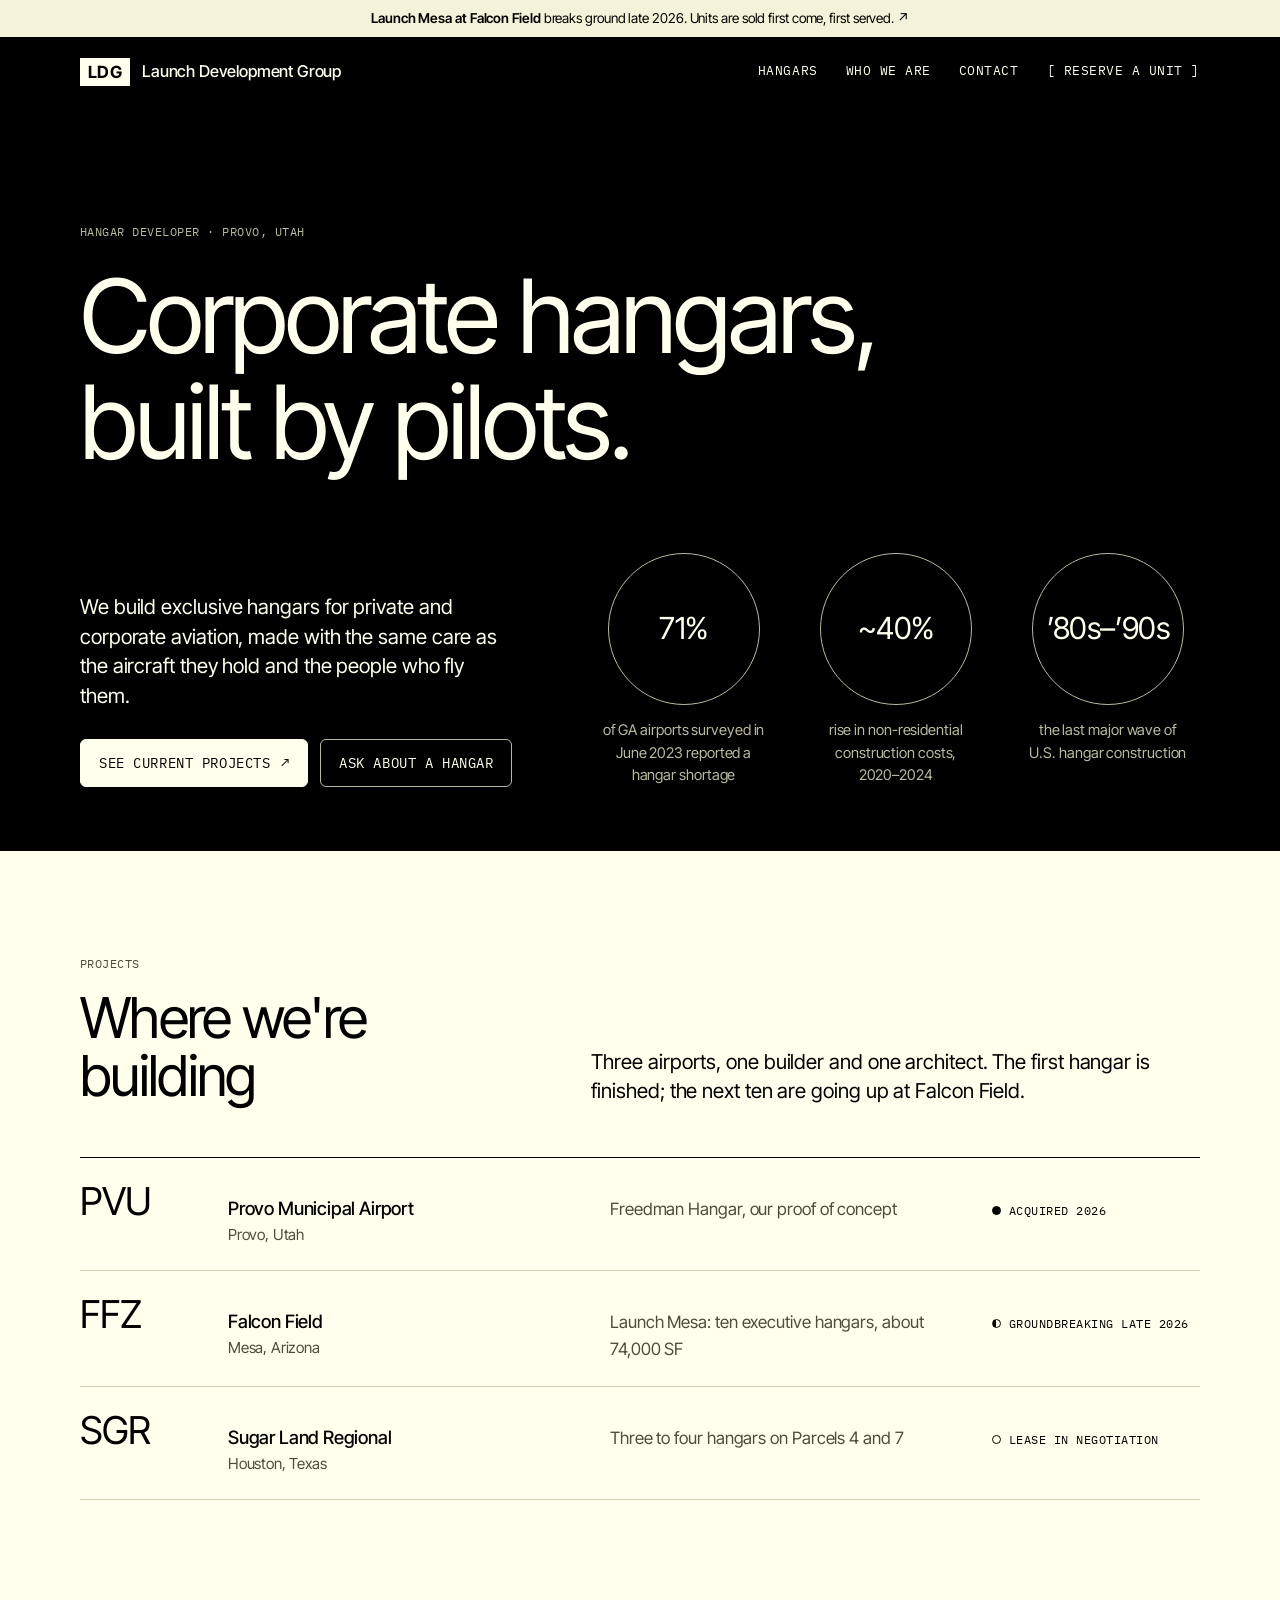
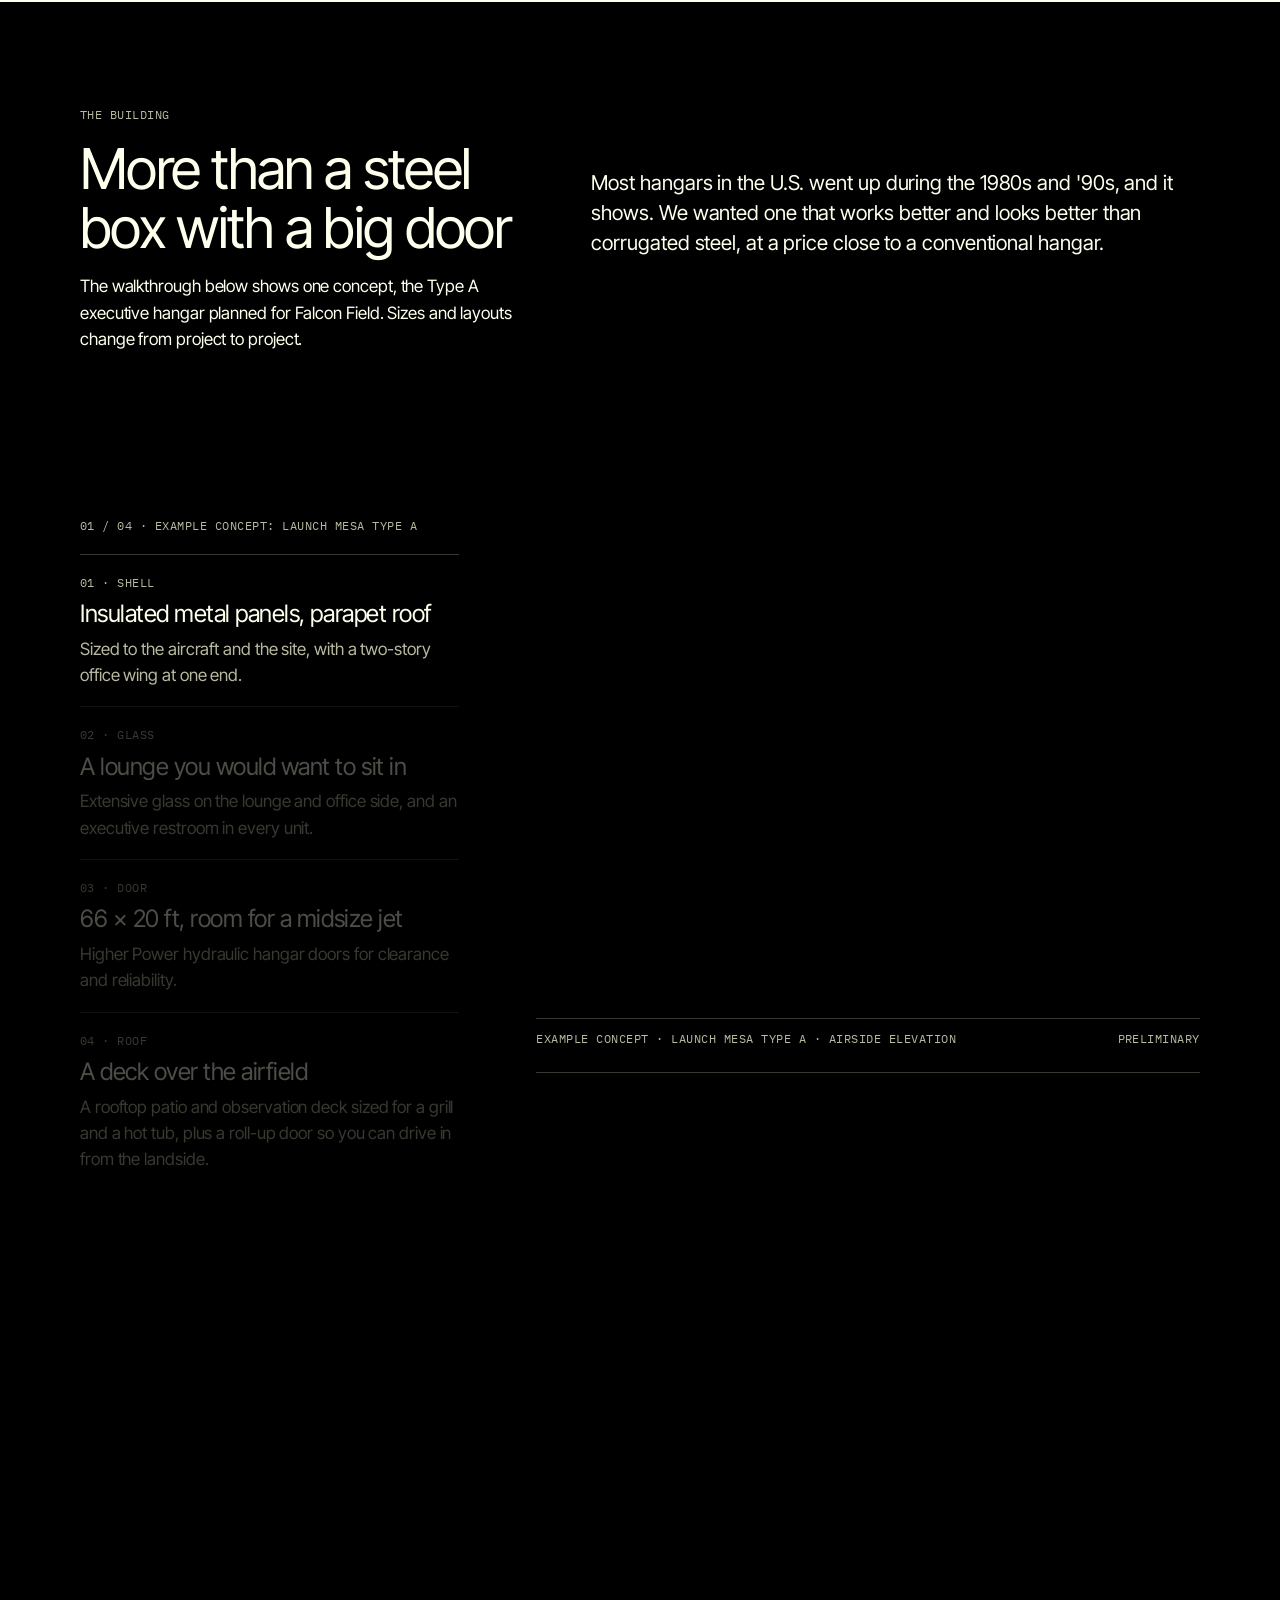
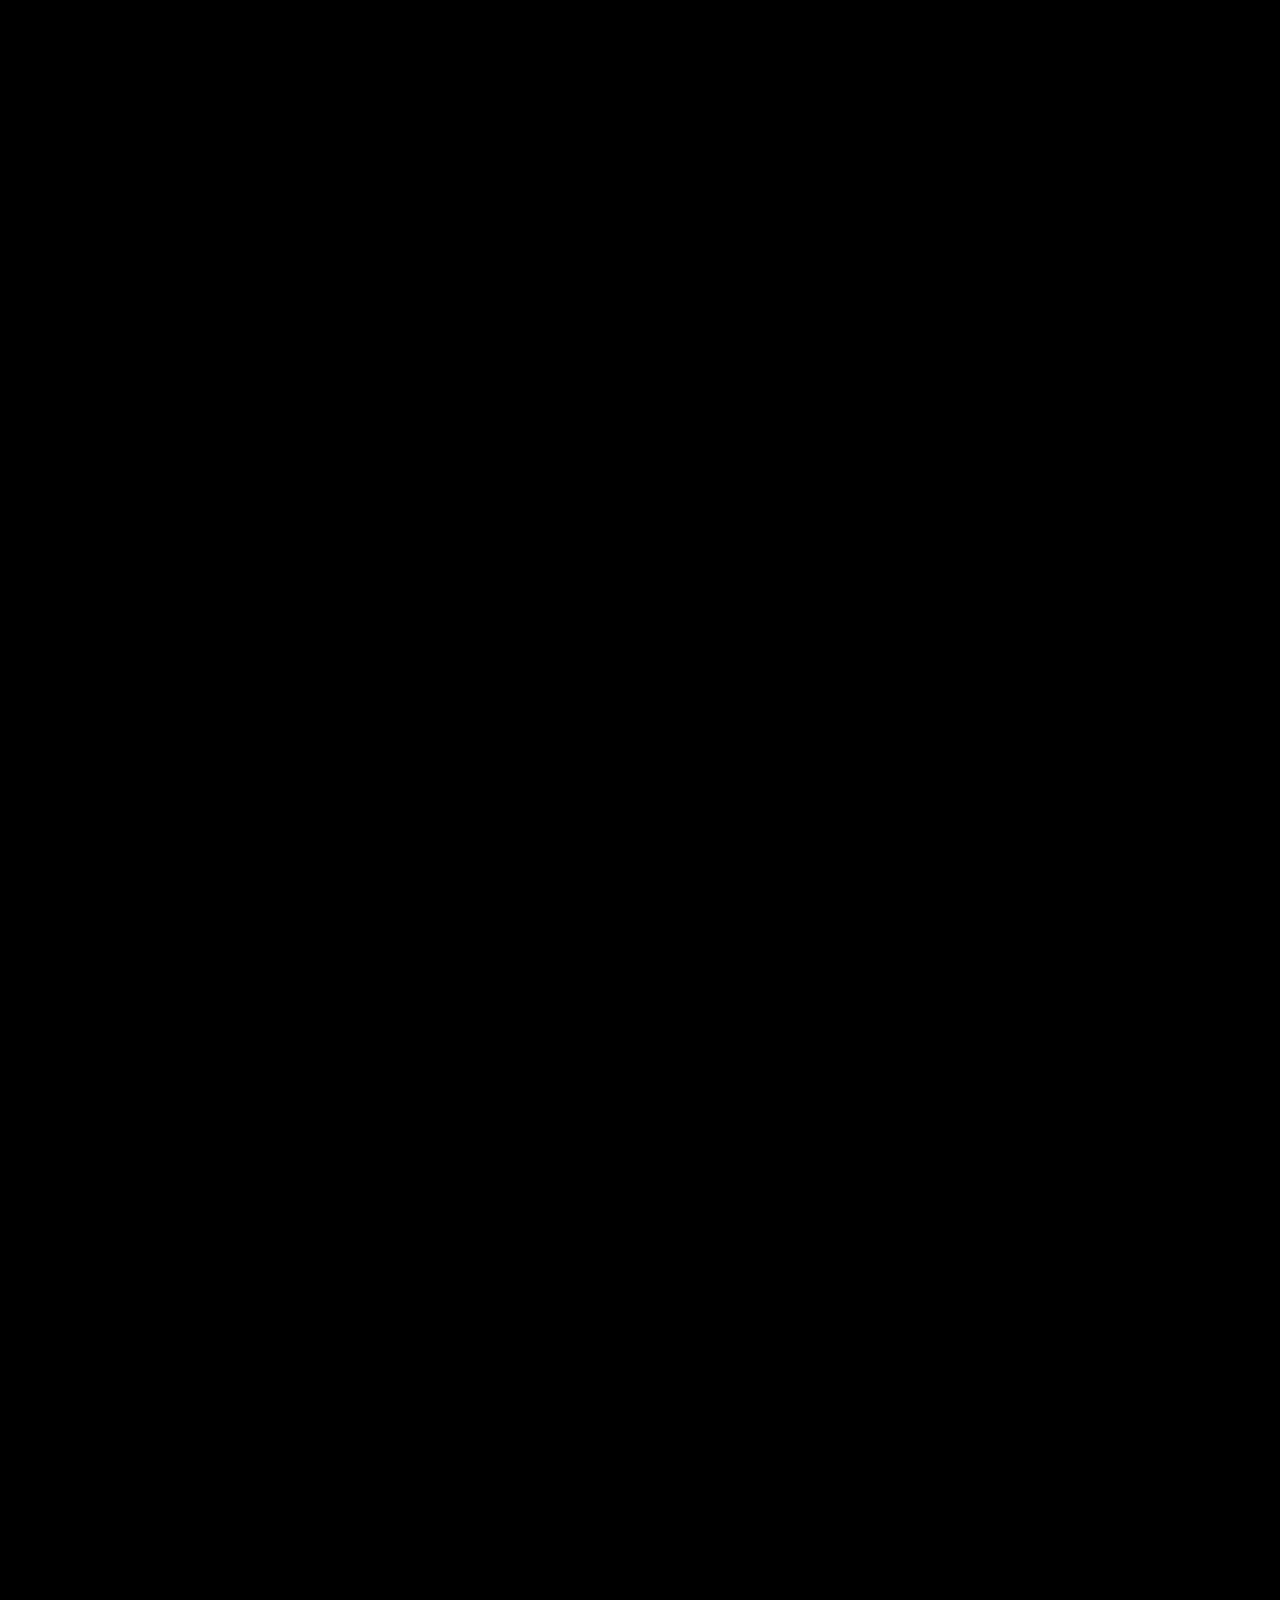
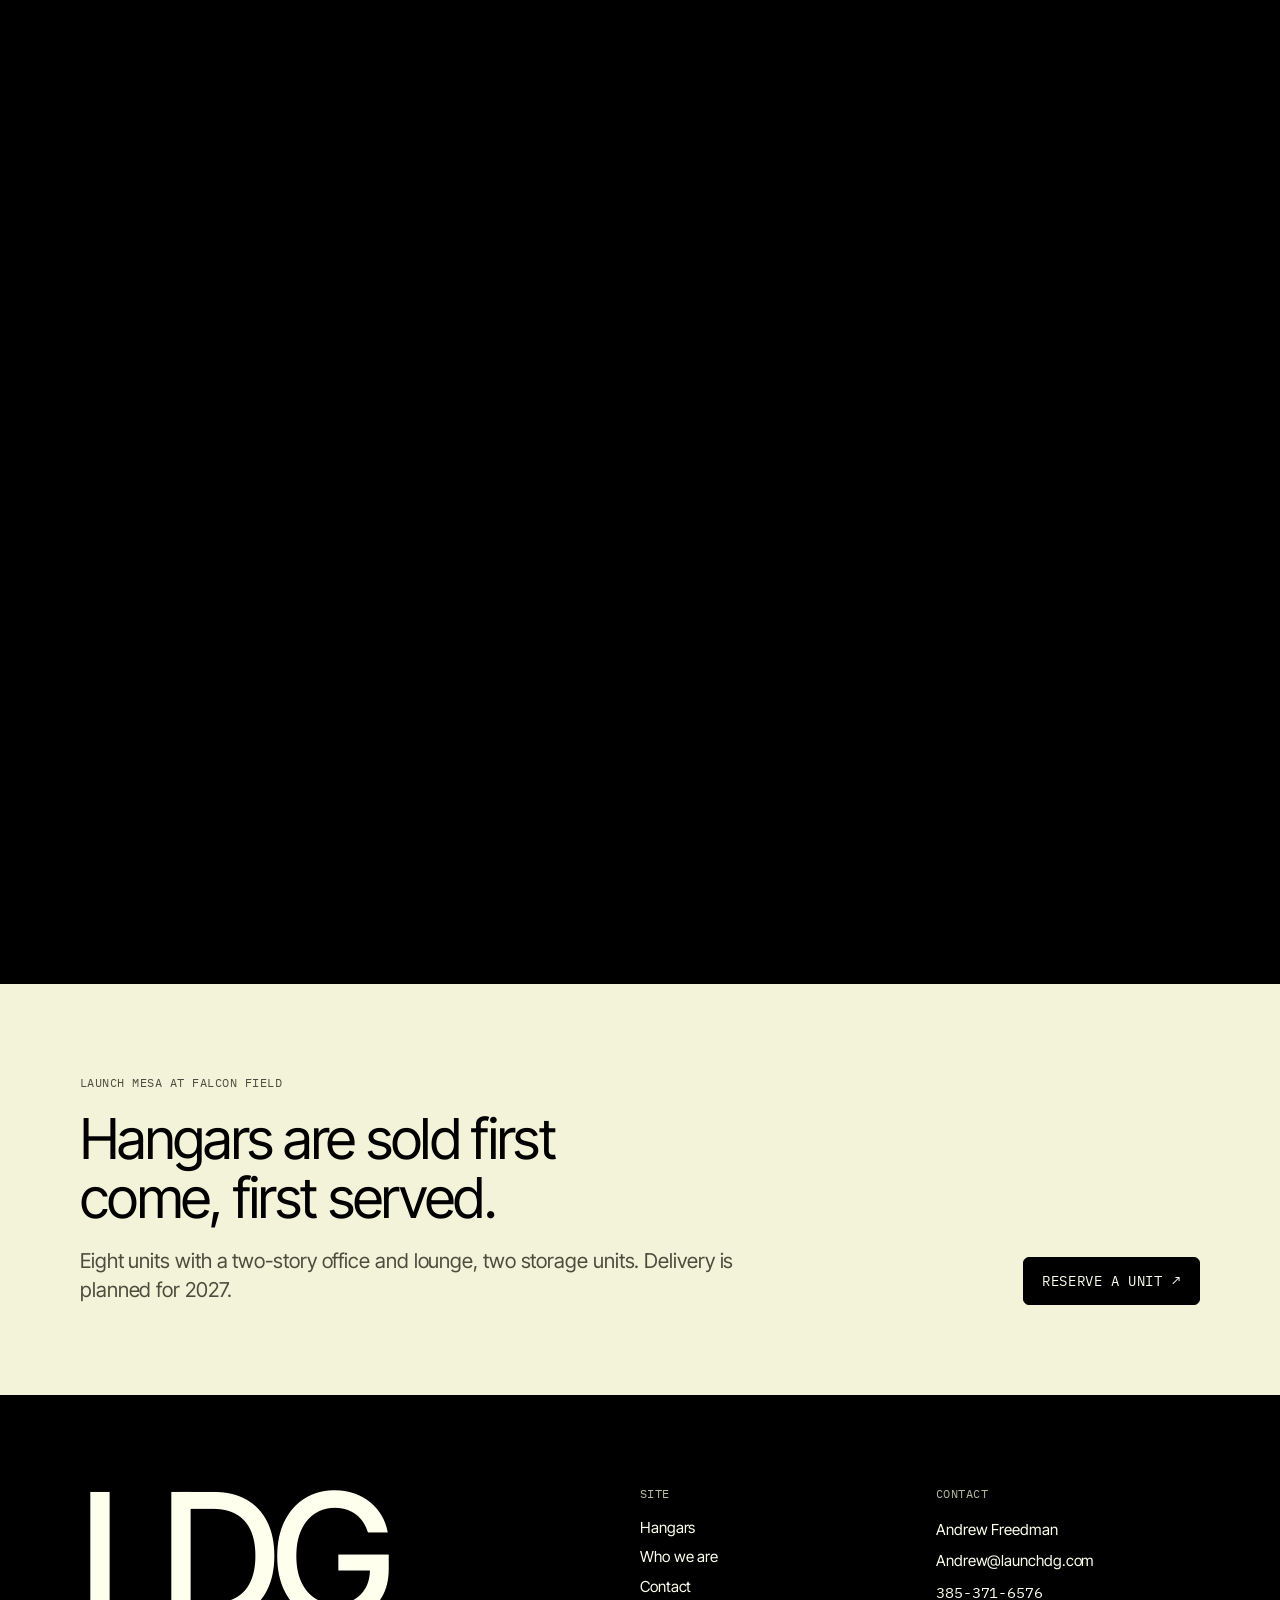
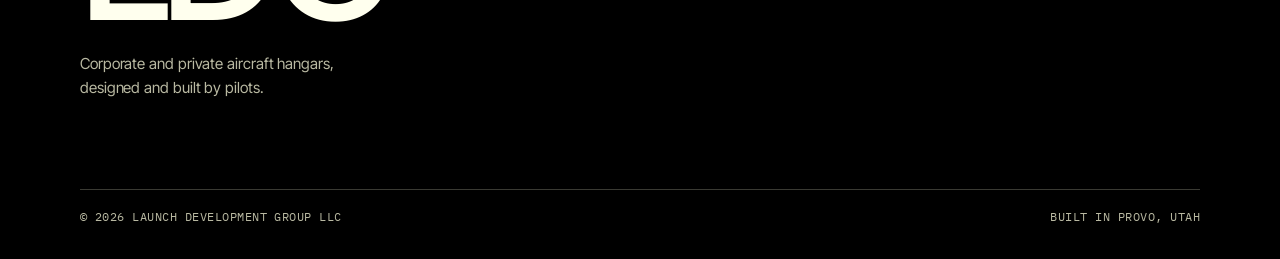
<file: index.html>
<!doctype html>
<html lang="en">
<head>
<meta charset="utf-8">
<meta name="viewport" content="width=device-width, initial-scale=1, viewport-fit=cover">
<title>Launch Development Group</title>
<meta name="description" content="Launch Development Group designs and builds private and executive aircraft hangars. A family company based in Provo, Utah.">
<link rel="preconnect" href="https://fonts.googleapis.com">
<link rel="preconnect" href="https://fonts.gstatic.com" crossorigin>
<link rel="stylesheet" href="https://fonts.googleapis.com/css2?family=IBM+Plex+Mono:wght@400;500&family=Inter+Tight:wght@400;500;600;700&display=swap">
<link rel="stylesheet" href="assets/site.css">
</head>
<body>

<div class="notice">
  <a href="hangars.html#mesa"><strong>Launch Mesa at Falcon Field</strong> breaks ground late 2026. Units are sold first come, first served. <span aria-hidden="true">↗</span></a>
</div>

<header class="site-header">
  <div class="wrap">
    <a class="brand" href="index.html" aria-label="Launch Development Group, home">
      <span class="brand-mark">LDG</span>
      <span class="brand-name">Launch Development Group</span>
    </a>
    <nav class="site-nav" aria-label="Main">
      <a href="hangars.html">Hangars</a>
      <a href="who-we-are.html">Who we are</a>
      <a href="contact.html">Contact</a>
      <a class="nav-cta" href="contact.html">Reserve a unit</a>
    </nav>
  </div>
</header>

<main>
  <section class="hero">
    <div class="wrap">
      <div class="hero-title">
        <span class="label">Hangar developer · Provo, Utah</span>
        <h1>Corporate hangars, built by pilots.</h1>
      </div>
      <div class="hero-row">
      <div class="hero-copy">
        <p class="lede">We build exclusive hangars for private and corporate aviation, made with the same care as the aircraft they hold and the people who fly them.</p>
        <div class="actions">
          <a class="btn" href="hangars.html">See current projects <span class="arrow" aria-hidden="true">↗</span></a>
          <a class="btn ghost" href="contact.html">Ask about a hangar</a>
        </div>
      </div>

      <div class="rings">
        <p class="ring"><strong>71%</strong><span>of GA airports surveyed in June 2023 reported a hangar shortage</span></p>
        <p class="ring"><strong>~40%</strong><span>rise in non-residential construction costs, 2020–2024</span></p>
        <p class="ring"><strong>’80s–’90s</strong><span>the last major wave of U.S. hangar construction</span></p>
      </div>
      </div>
    </div>
  </section>

  <section class="section">
    <div class="wrap">
      <div class="section-head">
        <span class="label">Projects</span>
        <h2>Where we're building</h2>
        <p class="lede">Three airports, one builder and one architect. The first hangar is finished; the next ten are going up at Falcon Field.</p>
      </div>
      <div class="board">
        <a class="board-row" href="hangars.html#provo">
          <span class="board-code">PVU</span>
          <span class="board-place">Provo Municipal Airport<span>Provo, Utah</span></span>
          <span class="board-scope">Freedman Hangar, our proof of concept</span>
          <span class="status done">Acquired 2026</span>
        </a>
        <a class="board-row" href="hangars.html#mesa">
          <span class="board-code">FFZ</span>
          <span class="board-place">Falcon Field<span>Mesa, Arizona</span></span>
          <span class="board-scope">Launch Mesa: ten executive hangars, about 74,000 SF</span>
          <span class="status active">Groundbreaking late 2026</span>
        </a>
        <a class="board-row" href="hangars.html#sugar-land">
          <span class="board-code">SGR</span>
          <span class="board-place">Sugar Land Regional<span>Houston, Texas</span></span>
          <span class="board-scope">Three to four hangars on Parcels 4 and 7</span>
          <span class="status">Lease in negotiation</span>
        </a>
      </div>
    </div>
  </section>

  <section class="scrolly" id="building" aria-labelledby="building-h">
    <div class="wrap scrolly-intro">
      <div class="section-head">
        <span class="label">The building</span>
        <h2 id="building-h">More than a steel box with a big door</h2>
        <p class="lede">Most hangars in the U.S. went up during the 1980s and '90s, and it shows. We wanted one that works better and looks better than corrugated steel, at a price close to a conventional hangar.</p>
        <p>The walkthrough below shows one concept, the Type A executive hangar planned for Falcon Field. Sizes and layouts change from project to project.</p>
      </div>
    </div>
    <div class="scrolly-track">
      <div class="scrolly-stage">
        <div class="wrap scrolly-grid">
          <div class="scrolly-steps">
            <div class="scrolly-count label"><span class="scrolly-now">01</span> / 04 · Example concept: Launch Mesa Type A</div>
            <ol>
              <li class="is-on"><span class="label">01 · Shell</span><h3>Insulated metal panels, parapet roof</h3><p>Sized to the aircraft and the site, with a two-story office wing at one end.</p></li>
              <li><span class="label">02 · Glass</span><h3>A lounge you would want to sit in</h3><p>Extensive glass on the lounge and office side, and an executive restroom in every unit.</p></li>
              <li><span class="label">03 · Door</span><h3>66 × 20 ft, room for a midsize jet</h3><p>Higher Power hydraulic hangar doors for clearance and reliability.</p></li>
              <li><span class="label">04 · Roof</span><h3>A deck over the airfield</h3><p>A rooftop patio and observation deck sized for a grill and a hot tub, plus a roll-up door so you can drive in from the landside.</p></li>
            </ol>
          </div>
          <figure class="drawing scrolly-art">
            <svg viewBox="0 0 640 360" role="img" aria-labelledby="elev-t">
              <title id="elev-t">Airside elevation of a Launch Mesa executive hangar: 90 foot face, 66 by 20 foot door, two-story office wing with a rooftop deck, and a midsize jet inside.</title>
              <defs><clipPath id="door-clip"><rect x="188" y="184" width="381" height="116"/></clipPath></defs>
              <!-- 01 shell -->
              <g data-phase="shell">
                <line class="ln" pathLength="1" x1="20" y1="300" x2="620" y2="300"/>
                <line class="thin" pathLength="1" x1="20" y1="306" x2="620" y2="306"/>
                <rect class="fl" pathLength="1" x="60" y="138" width="520" height="162"/>
                <line class="ln" pathLength="1" x1="60" y1="148" x2="580" y2="148"/>
                <line class="ln" pathLength="1" x1="176" y1="148" x2="176" y2="300"/>
                <line class="thin" pathLength="1" x1="60" y1="224" x2="176" y2="224"/>
              </g>
              <!-- 02 glass -->
              <g data-phase="glass" class="fade">
                <rect class="gl" x="74" y="162" width="88" height="54"/>
                <line class="thin" x1="103" y1="162" x2="103" y2="216"/>
                <line class="thin" x1="133" y1="162" x2="133" y2="216"/>
                <rect class="gl" x="74" y="234" width="88" height="66"/>
                <line class="thin" x1="118" y1="234" x2="118" y2="300"/>
              </g>
              <!-- 03 jet behind the door, seen nose-on -->
              <g data-phase="jet" class="fade jet">
                <path class="ln" d="M232 254 L360 266 M397 266 L525 254"/>
                <path class="ln" d="M232 254 l-3 -10 M525 254 l3 -10"/>
                <ellipse class="fl" cx="378.5" cy="262" rx="19" ry="17"/>
                <circle class="fl" cx="342" cy="240" r="10"/><circle class="fl" cx="415" cy="240" r="10"/>
                <line class="thin" x1="352" y1="241" x2="360" y2="246"/><line class="thin" x1="405" y1="241" x2="397" y2="246"/>
                <path class="ln" d="M378.5 245 L378.5 206 M346 206 L411 206"/>
                <path class="thin" d="M367 256 h23 M378.5 279 v21 M346 268 v32 M411 268 v32"/>
              </g>
              <g clip-path="url(#door-clip)">
                <g data-phase="door">
                  <rect class="fl" x="188" y="184" width="381" height="116"/>
                  <g class="thin">
                    <line x1="188" y1="207" x2="569" y2="207"/><line x1="188" y1="230" x2="569" y2="230"/>
                    <line x1="188" y1="253" x2="569" y2="253"/><line x1="188" y1="276" x2="569" y2="276"/>
                  </g>
                </g>
              </g>
              <rect class="ln" x="188" y="184" width="381" height="116" data-phase="shell" pathLength="1"/>
              <!-- 04 roof deck and dimensions -->
              <g data-phase="deck">
                <line class="ln" pathLength="1" x1="64" y1="118" x2="172" y2="118"/>
                <g class="thin">
                  <line pathLength="1" x1="64" y1="118" x2="64" y2="138"/><line pathLength="1" x1="82" y1="118" x2="82" y2="138"/>
                  <line pathLength="1" x1="100" y1="118" x2="100" y2="138"/><line pathLength="1" x1="118" y1="118" x2="118" y2="138"/>
                  <line pathLength="1" x1="136" y1="118" x2="136" y2="138"/><line pathLength="1" x1="154" y1="118" x2="154" y2="138"/>
                  <line pathLength="1" x1="172" y1="118" x2="172" y2="138"/>
                </g>
              </g>
              <g data-phase="dims" class="fade">
                <g class="dim">
                  <line x1="188" y1="100" x2="569" y2="100"/>
                  <line x1="188" y1="92" x2="188" y2="178"/><line x1="569" y1="92" x2="569" y2="178"/>
                  <line x1="183" y1="105" x2="193" y2="95"/><line x1="564" y1="105" x2="574" y2="95"/>
                  <line x1="604" y1="184" x2="604" y2="300"/>
                  <line x1="574" y1="184" x2="612" y2="184"/>
                  <line x1="599" y1="189" x2="609" y2="179"/><line x1="599" y1="305" x2="609" y2="295"/>
                  <line x1="60" y1="334" x2="580" y2="334"/>
                  <line x1="60" y1="312" x2="60" y2="342"/><line x1="580" y1="312" x2="580" y2="342"/>
                  <line x1="55" y1="339" x2="65" y2="329"/><line x1="575" y1="339" x2="585" y2="329"/>
                </g>
                <text x="378" y="92" text-anchor="middle">66'-0" DOOR</text>
                <text x="612" y="246" transform="rotate(-90 612 246)" text-anchor="middle">20'-0"</text>
                <text x="320" y="352" text-anchor="middle">90'-0" OVERALL</text>
                <text x="118" y="110" text-anchor="middle">ROOF DECK</text>
              </g>
            </svg>
            <figcaption>
              <span class="label">Example concept · Launch Mesa Type A · Airside elevation</span>
              <span class="label">Preliminary</span>
            </figcaption>
            <div class="scrolly-bar" aria-hidden="true"><span></span></div>
          </figure>
        </div>
      </div>
    </div>
  </section>
</main>

<section class="band light">
  <div class="wrap band-inner">
    <div class="stack">
      <span class="label">Launch Mesa at Falcon Field</span>
      <h2>Hangars are sold first come, first served.</h2>
      <p class="lede">Eight units with a two-story office and lounge, two storage units. Delivery is planned for 2027.</p>
    </div>
    <a class="btn" href="contact.html">Reserve a unit <span class="arrow" aria-hidden="true">↗</span></a>
  </div>
</section>

<footer class="site-footer">
  <div class="wrap">
    <div class="footer-top">
      <div>
        <a class="wordmark" href="index.html" aria-label="Launch Development Group, home">LDG</a>
        <p class="footer-tag">Corporate and private aircraft hangars, designed and built by pilots.</p>
      </div>
      <nav aria-label="Footer">
        <span class="label">Site</span>
        <a href="hangars.html">Hangars</a>
        <a href="who-we-are.html">Who we are</a>
        <a href="contact.html">Contact</a>
      </nav>
      <div class="stack">
        <span class="label">Contact</span>
        <p>Andrew Freedman</p>
        <a href="mailto:Andrew@launchdg.com">Andrew@launchdg.com</a>
        <a class="num" href="tel:+13853716576">385-371-6576</a>
      </div>
    </div>
    <div class="footer-base">
      <span>© 2026 Launch Development Group LLC</span>
      <span>Built in Provo, Utah</span>
    </div>
  </div>
</footer>

<script src="assets/scrolly.js" defer></script>

</body>
</html>
</file>
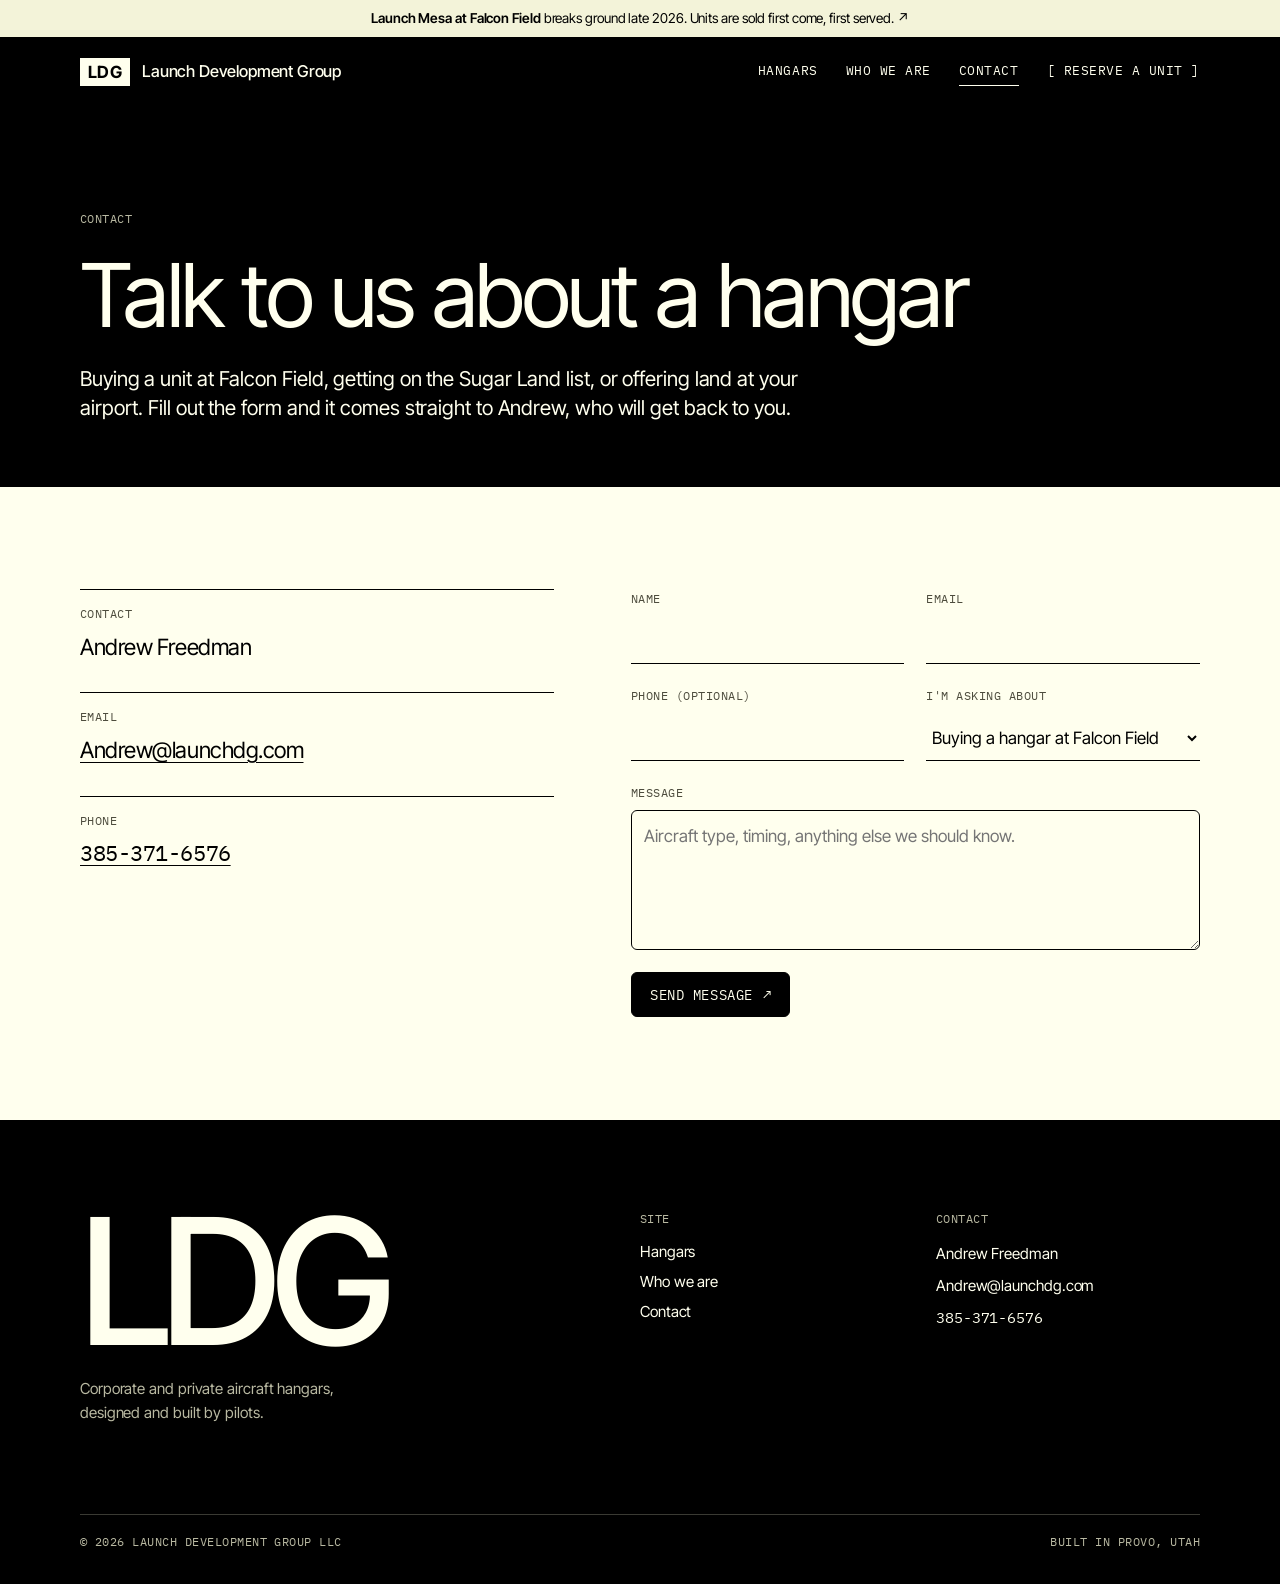
<file: contact.html>
<!doctype html>
<html lang="en">
<head>
<meta charset="utf-8">
<meta name="viewport" content="width=device-width, initial-scale=1, viewport-fit=cover">
<title>Contact · Launch Development Group</title>
<meta name="description" content="Contact Launch Development Group about buying or leasing a hangar, or about a development at your airport.">
<link rel="preconnect" href="https://fonts.googleapis.com">
<link rel="preconnect" href="https://fonts.gstatic.com" crossorigin>
<link rel="stylesheet" href="https://fonts.googleapis.com/css2?family=IBM+Plex+Mono:wght@400;500&family=Inter+Tight:wght@400;500;600;700&display=swap">
<link rel="stylesheet" href="assets/site.css">
</head>
<body>

<div class="notice">
  <a href="hangars.html#mesa"><strong>Launch Mesa at Falcon Field</strong> breaks ground late 2026. Units are sold first come, first served. <span aria-hidden="true">↗</span></a>
</div>

<header class="site-header">
  <div class="wrap">
    <a class="brand" href="index.html" aria-label="Launch Development Group, home">
      <span class="brand-mark">LDG</span>
      <span class="brand-name">Launch Development Group</span>
    </a>
    <nav class="site-nav" aria-label="Main">
      <a href="hangars.html">Hangars</a>
      <a href="who-we-are.html">Who we are</a>
      <a href="contact.html" aria-current="page">Contact</a>
      <a class="nav-cta" href="contact.html">Reserve a unit</a>
    </nav>
  </div>
</header>

<main>
  <section class="page-head">
    <div class="wrap stack">
      <span class="label">Contact</span>
      <h1>Talk to us about a hangar</h1>
      <p class="lede">Buying a unit at Falcon Field, getting on the Sugar Land list, or offering land at your airport. Fill out the form and it comes straight to Andrew, who will get back to you.</p>
    </div>
  </section>

  <section class="section">
    <div class="wrap split">
      <div class="contact-list">
        <div>
          <span class="label">Contact</span>
          <p>Andrew Freedman</p>
        </div>
        <div>
          <span class="label">Email</span>
          <p><a href="mailto:Andrew@launchdg.com">Andrew@launchdg.com</a></p>
        </div>
        <div>
          <span class="label">Phone</span>
          <p class="num"><a href="tel:+13853716576">385-371-6576</a></p>
        </div>
      </div>

      <form class="form" id="contact-form" action="https://formsubmit.co/andrew@launchdg.com" method="POST" novalidate>
        <input type="hidden" name="_subject" value="New inquiry from launchdg.com">
        <input type="hidden" name="_template" value="table">
        <input type="hidden" name="_captcha" value="false">
        <!-- Spam trap: people never see this field, bots fill it in. -->
        <input class="trap" type="text" name="_honey" tabindex="-1" autocomplete="off" aria-hidden="true">
        <div class="row-2">
          <div class="field">
            <label for="cf-name">Name</label>
            <input id="cf-name" name="name" autocomplete="name" required>
          </div>
          <div class="field">
            <label for="cf-email">Email</label>
            <input id="cf-email" name="email" type="email" autocomplete="email" required>
          </div>
        </div>
        <div class="row-2">
          <div class="field">
            <label for="cf-phone">Phone (optional)</label>
            <input id="cf-phone" name="phone" type="tel" autocomplete="tel">
          </div>
          <div class="field">
            <label for="cf-topic">I'm asking about</label>
            <select id="cf-topic" name="topic">
              <option>Buying a hangar at Falcon Field</option>
              <option>Sugar Land updates</option>
              <option>Development at my airport</option>
              <option>Investing</option>
              <option>Something else</option>
            </select>
          </div>
        </div>
        <div class="field">
          <label for="cf-msg">Message</label>
          <textarea id="cf-msg" name="message" required placeholder="Aircraft type, timing, anything else we should know."></textarea>
        </div>
        <div class="actions">
          <button class="btn" type="submit">Send message <span class="arrow" aria-hidden="true">↗</span></button>
        </div>
        <p class="form-msg" id="cf-status" hidden></p>
      </form>
    </div>
  </section>
</main>

<footer class="site-footer">
  <div class="wrap">
    <div class="footer-top">
      <div>
        <a class="wordmark" href="index.html" aria-label="Launch Development Group, home">LDG</a>
        <p class="footer-tag">Corporate and private aircraft hangars, designed and built by pilots.</p>
      </div>
      <nav aria-label="Footer">
        <span class="label">Site</span>
        <a href="hangars.html">Hangars</a>
        <a href="who-we-are.html">Who we are</a>
        <a href="contact.html">Contact</a>
      </nav>
      <div class="stack">
        <span class="label">Contact</span>
        <p>Andrew Freedman</p>
        <a href="mailto:Andrew@launchdg.com">Andrew@launchdg.com</a>
        <a class="num" href="tel:+13853716576">385-371-6576</a>
      </div>
    </div>
    <div class="footer-base">
      <span>© 2026 Launch Development Group LLC</span>
      <span>Built in Provo, Utah</span>
    </div>
  </div>
</footer>

<script>
  // Sends the form to Andrew@launchdg.com through FormSubmit (formsubmit.co),
  // which emails each submission. Without JS the form posts there directly.
  var form = document.getElementById('contact-form');
  form.addEventListener('submit', function (e) {
    e.preventDefault();
    var f = e.target, status = document.getElementById('cf-status'), btn = f.querySelector('button');
    function say(msg) { status.textContent = msg; status.hidden = false; }
    if (!f.name.value.trim() || !f.email.value || !f.email.checkValidity() || !f.message.value.trim()) {
      say('Add your name, a valid email address and a message so we can reply.');
      return;
    }
    f._subject.value = 'launchdg.com: ' + f.topic.value + ' (' + f.name.value.trim() + ')';
    btn.disabled = true;
    say('Sending…');
    fetch('https://formsubmit.co/ajax/andrew@launchdg.com', {
      method: 'POST',
      headers: { 'Accept': 'application/json' },
      body: new FormData(f)
    })
      .then(function (r) { return r.json(); })
      .then(function (data) {
        if (String(data.success) !== 'true') throw new Error(data.message || 'Not sent');
        f.reset();
        say('Thanks. Your message is on its way to Andrew, and he will reply to the email you gave.');
      })
      .catch(function () {
        say('Something went wrong and your message was not sent. Please email Andrew@launchdg.com or call 385-371-6576.');
      })
      .then(function () { btn.disabled = false; });
  });
</script>
</body>
</html>
</file>
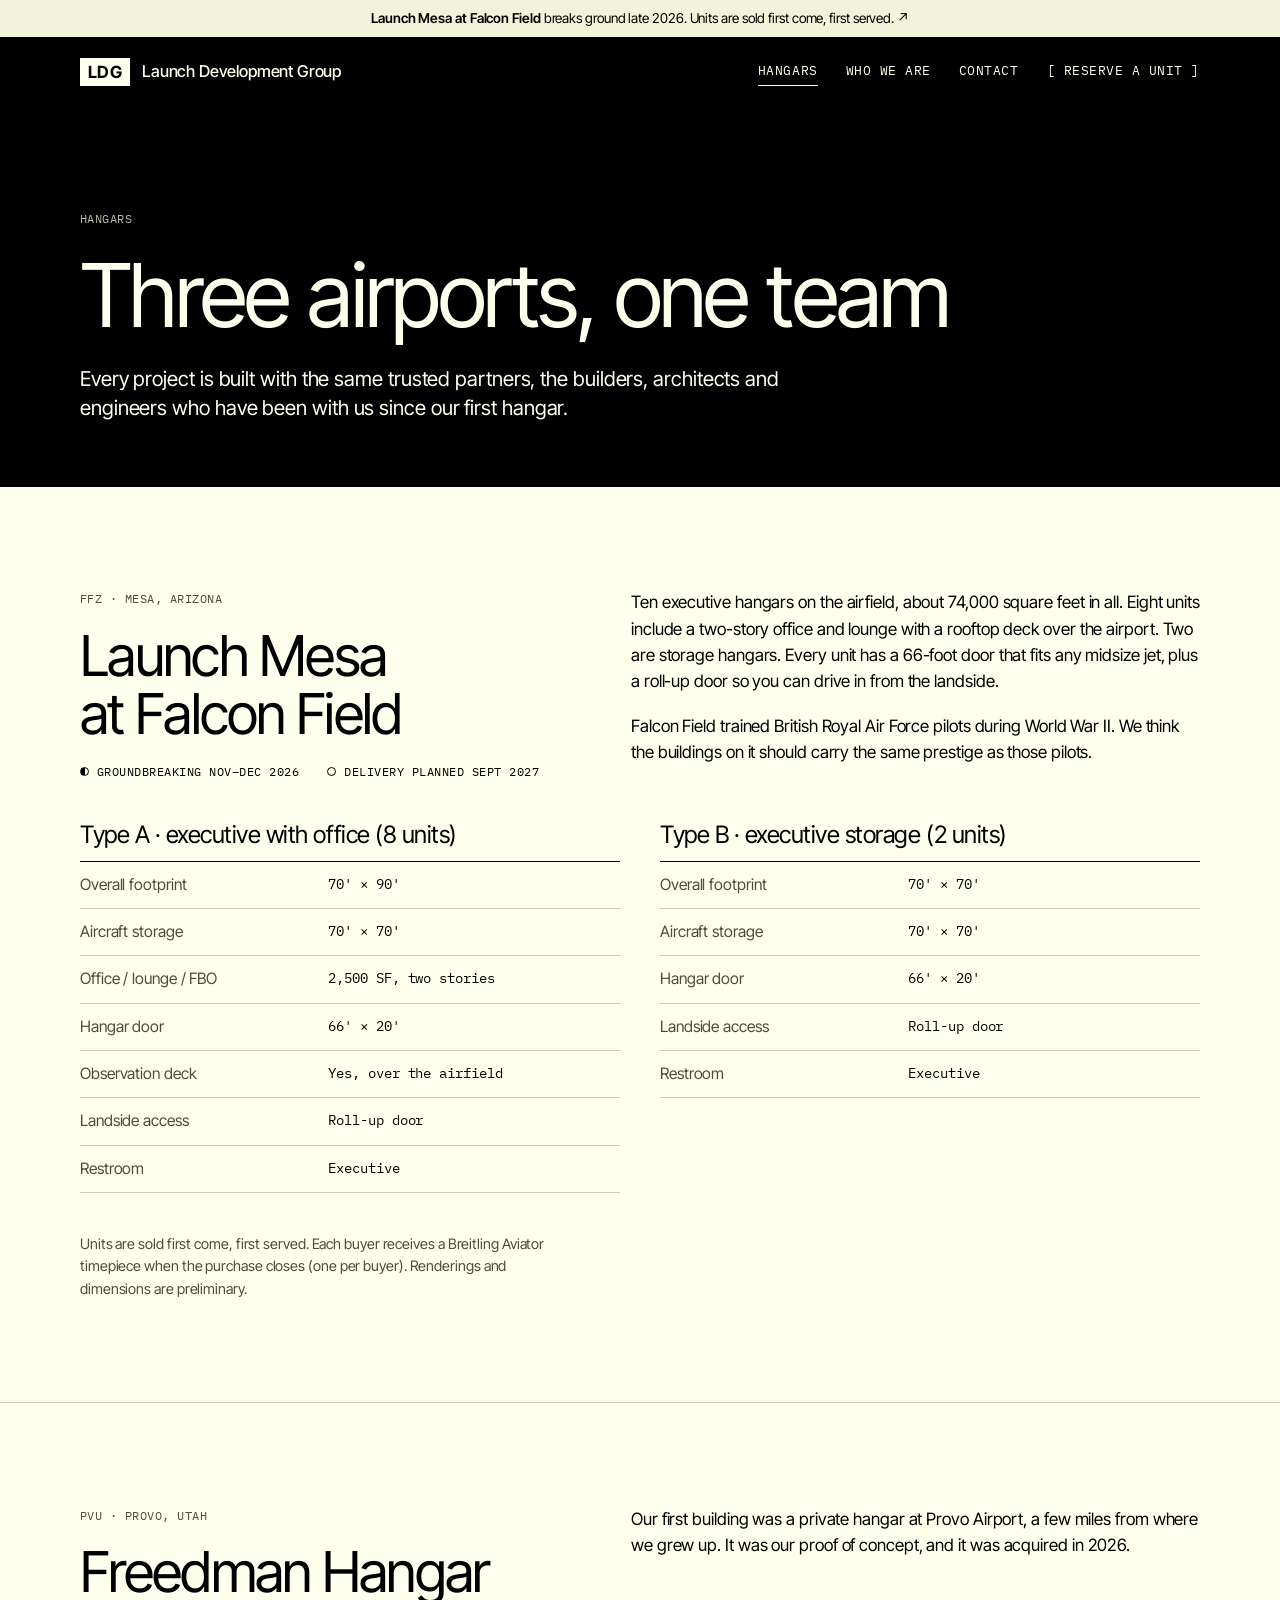
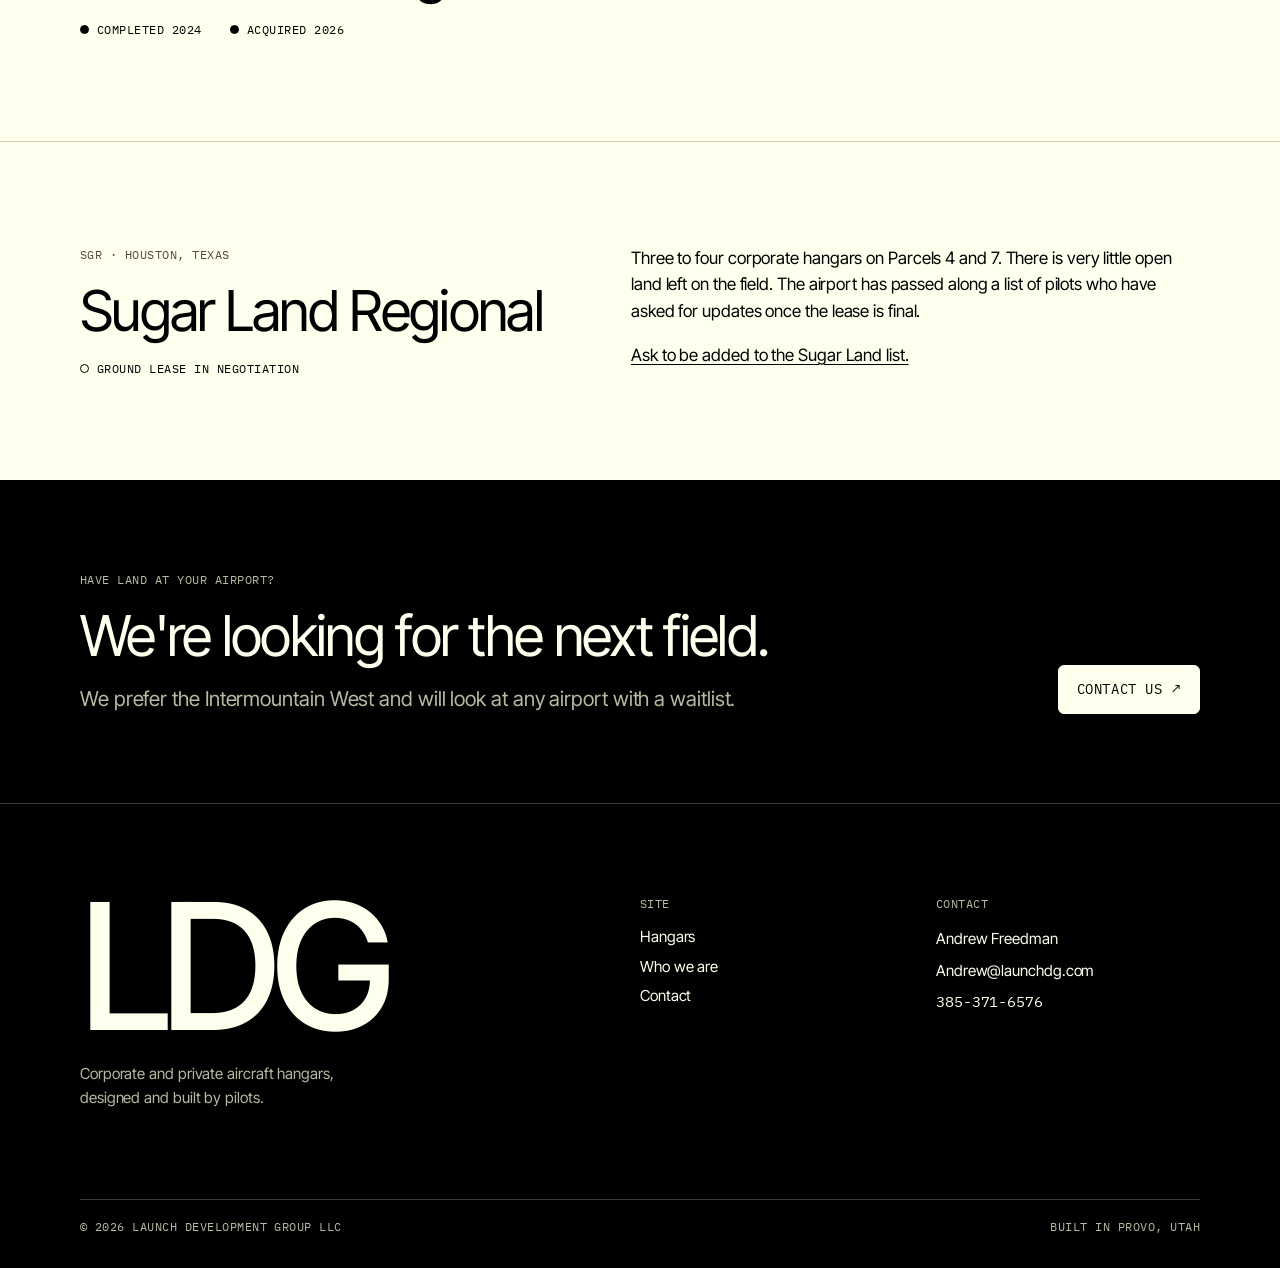
<file: hangars.html>
<!doctype html>
<html lang="en">
<head>
<meta charset="utf-8">
<meta name="viewport" content="width=device-width, initial-scale=1, viewport-fit=cover">
<title>Hangars · Launch Development Group</title>
<meta name="description" content="Current and completed hangar projects by Launch Development Group at Provo, Falcon Field and Sugar Land.">
<link rel="preconnect" href="https://fonts.googleapis.com">
<link rel="preconnect" href="https://fonts.gstatic.com" crossorigin>
<link rel="stylesheet" href="https://fonts.googleapis.com/css2?family=IBM+Plex+Mono:wght@400;500&family=Inter+Tight:wght@400;500;600;700&display=swap">
<link rel="stylesheet" href="assets/site.css">
</head>
<body>

<div class="notice">
  <a href="hangars.html#mesa"><strong>Launch Mesa at Falcon Field</strong> breaks ground late 2026. Units are sold first come, first served. <span aria-hidden="true">↗</span></a>
</div>

<header class="site-header">
  <div class="wrap">
    <a class="brand" href="index.html" aria-label="Launch Development Group, home">
      <span class="brand-mark">LDG</span>
      <span class="brand-name">Launch Development Group</span>
    </a>
    <nav class="site-nav" aria-label="Main">
      <a href="hangars.html" aria-current="page">Hangars</a>
      <a href="who-we-are.html">Who we are</a>
      <a href="contact.html">Contact</a>
      <a class="nav-cta" href="contact.html">Reserve a unit</a>
    </nav>
  </div>
</header>

<main>
  <section class="page-head">
    <div class="wrap stack">
      <span class="label">Hangars</span>
      <h1>Three airports, one team</h1>
      <p class="lede">Every project is built with the same trusted partners, the builders, architects and engineers who have been with us since our first hangar.</p>
    </div>
  </section>

  <section class="section" id="mesa">
    <div class="wrap project">
      <div class="split">
        <div class="stack">
          <span class="label">FFZ · Mesa, Arizona</span>
          <h2>Launch Mesa at Falcon Field</h2>
          <div class="project-meta">
            <span class="status active">Groundbreaking Nov–Dec 2026</span>
            <span class="status">Delivery planned Sept 2027</span>
          </div>
        </div>
        <div class="stack">
          <p>Ten executive hangars on the airfield, about 74,000 square feet in all. Eight units include a two-story office and lounge with a rooftop deck over the airport. Two are storage hangars. Every unit has a 66-foot door that fits any midsize jet, plus a roll-up door so you can drive in from the landside.</p>
          <p>Falcon Field trained British Royal Air Force pilots during World War II. We think the buildings on it should carry the same prestige as those pilots.</p>
        </div>
      </div>

      <div class="spec-pair">
        <table class="spec">
          <caption><h3>Type A · executive with office (8 units)</h3></caption>
          <tbody>
            <tr><th scope="row">Overall footprint</th><td>70' × 90'</td></tr>
            <tr><th scope="row">Aircraft storage</th><td>70' × 70'</td></tr>
            <tr><th scope="row">Office / lounge / FBO</th><td>2,500 SF, two stories</td></tr>
            <tr><th scope="row">Hangar door</th><td>66' × 20'</td></tr>
            <tr><th scope="row">Observation deck</th><td>Yes, over the airfield</td></tr>
            <tr><th scope="row">Landside access</th><td>Roll-up door</td></tr>
            <tr><th scope="row">Restroom</th><td>Executive</td></tr>
          </tbody>
        </table>
        <table class="spec">
          <caption><h3>Type B · executive storage (2 units)</h3></caption>
          <tbody>
            <tr><th scope="row">Overall footprint</th><td>70' × 70'</td></tr>
            <tr><th scope="row">Aircraft storage</th><td>70' × 70'</td></tr>
            <tr><th scope="row">Hangar door</th><td>66' × 20'</td></tr>
            <tr><th scope="row">Landside access</th><td>Roll-up door</td></tr>
            <tr><th scope="row">Restroom</th><td>Executive</td></tr>
          </tbody>
        </table>
      </div>
      <p class="note">Units are sold first come, first served. Each buyer receives a Breitling Aviator timepiece when the purchase closes (one per buyer). Renderings and dimensions are preliminary.</p>
    </div>
  </section>

  <section class="section" id="provo">
    <div class="wrap split">
      <div class="stack">
        <span class="label">PVU · Provo, Utah</span>
        <h2>Freedman Hangar</h2>
        <div class="project-meta"><span class="status done">Completed 2024</span><span class="status done">Acquired 2026</span></div>
      </div>
      <div class="stack">
        <p>Our first building was a private hangar at Provo Airport, a few miles from where we grew up. It was our proof of concept, and it was acquired in 2026.</p>
      </div>
    </div>
  </section>

  <section class="section" id="sugar-land">
    <div class="wrap split">
      <div class="stack">
        <span class="label">SGR · Houston, Texas</span>
        <h2>Sugar Land Regional</h2>
        <div class="project-meta"><span class="status">Ground lease in negotiation</span></div>
      </div>
      <div class="stack">
        <p>Three to four corporate hangars on Parcels 4 and 7. There is very little open land left on the field. The airport has passed along a list of pilots who have asked for updates once the lease is final.</p>
        <p><a href="contact.html">Ask to be added to the Sugar Land list.</a></p>
      </div>
    </div>
  </section>
</main>

<section class="band">
  <div class="wrap band-inner">
    <div class="stack">
      <span class="label">Have land at your airport?</span>
      <h2>We're looking for the next field.</h2>
      <p class="lede">We prefer the Intermountain West and will look at any airport with a waitlist.</p>
    </div>
    <a class="btn" href="contact.html">Contact us <span class="arrow" aria-hidden="true">↗</span></a>
  </div>
</section>

<footer class="site-footer">
  <div class="wrap">
    <div class="footer-top">
      <div>
        <a class="wordmark" href="index.html" aria-label="Launch Development Group, home">LDG</a>
        <p class="footer-tag">Corporate and private aircraft hangars, designed and built by pilots.</p>
      </div>
      <nav aria-label="Footer">
        <span class="label">Site</span>
        <a href="hangars.html">Hangars</a>
        <a href="who-we-are.html">Who we are</a>
        <a href="contact.html">Contact</a>
      </nav>
      <div class="stack">
        <span class="label">Contact</span>
        <p>Andrew Freedman</p>
        <a href="mailto:Andrew@launchdg.com">Andrew@launchdg.com</a>
        <a class="num" href="tel:+13853716576">385-371-6576</a>
      </div>
    </div>
    <div class="footer-base">
      <span>© 2026 Launch Development Group LLC</span>
      <span>Built in Provo, Utah</span>
    </div>
  </div>
</footer>

</body>
</html>
</file>
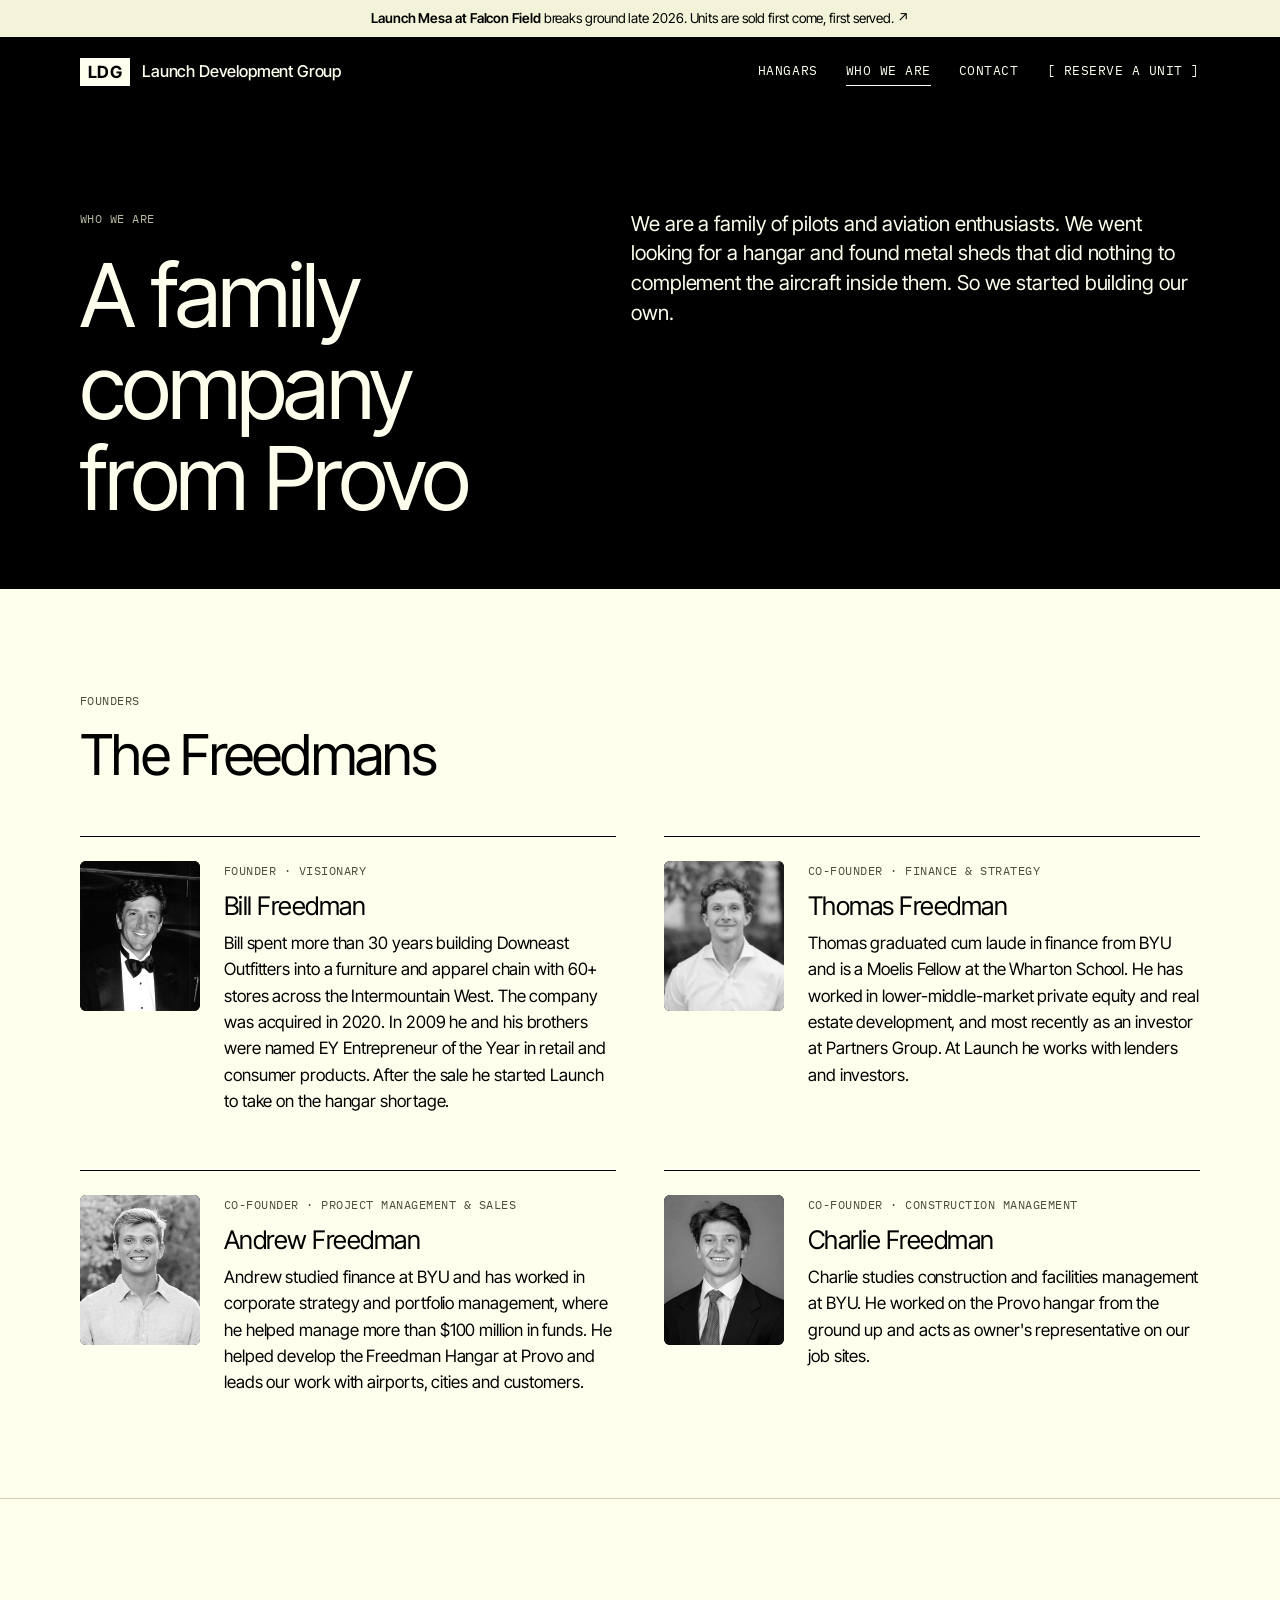
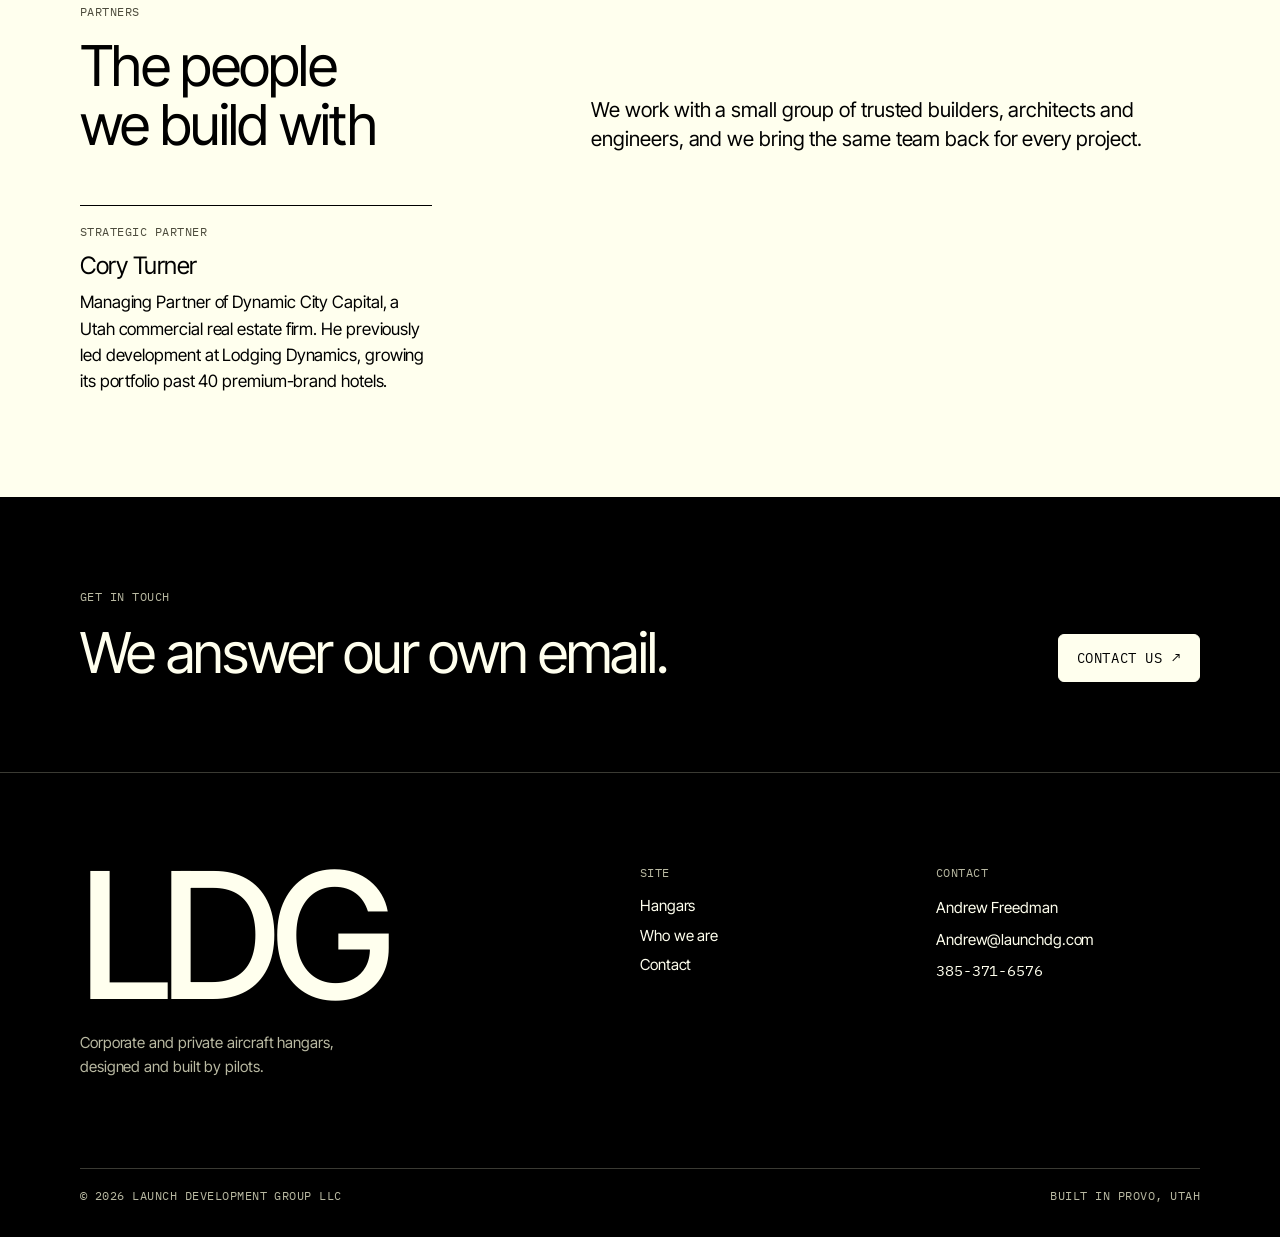
<file: who-we-are.html>
<!doctype html>
<html lang="en">
<head>
<meta charset="utf-8">
<meta name="viewport" content="width=device-width, initial-scale=1, viewport-fit=cover">
<title>Who We Are · Launch Development Group</title>
<meta name="description" content="Launch Development Group is a family company founded by Bill, Thomas, Andrew and Charlie Freedman.">
<link rel="preconnect" href="https://fonts.googleapis.com">
<link rel="preconnect" href="https://fonts.gstatic.com" crossorigin>
<link rel="stylesheet" href="https://fonts.googleapis.com/css2?family=IBM+Plex+Mono:wght@400;500&family=Inter+Tight:wght@400;500;600;700&display=swap">
<link rel="stylesheet" href="assets/site.css">
</head>
<body>

<div class="notice">
  <a href="hangars.html#mesa"><strong>Launch Mesa at Falcon Field</strong> breaks ground late 2026. Units are sold first come, first served. <span aria-hidden="true">↗</span></a>
</div>

<header class="site-header">
  <div class="wrap">
    <a class="brand" href="index.html" aria-label="Launch Development Group, home">
      <span class="brand-mark">LDG</span>
      <span class="brand-name">Launch Development Group</span>
    </a>
    <nav class="site-nav" aria-label="Main">
      <a href="hangars.html">Hangars</a>
      <a href="who-we-are.html" aria-current="page">Who we are</a>
      <a href="contact.html">Contact</a>
      <a class="nav-cta" href="contact.html">Reserve a unit</a>
    </nav>
  </div>
</header>

<main>
  <section class="page-head">
    <div class="wrap split">
      <div class="stack">
        <span class="label">Who we are</span>
        <h1>A family company from Provo</h1>
      </div>
      <div class="stack">
        <p class="lede">We are a family of pilots and aviation enthusiasts. We went looking for a hangar and found metal sheds that did nothing to complement the aircraft inside them. So we started building our own.</p>
      </div>
    </div>
  </section>

  <section class="section">
    <div class="wrap">
      <div class="section-head">
        <span class="label">Founders</span>
        <h2>The Freedmans</h2>
      </div>
      <div class="people">
        <article class="person">
          <div class="portrait"><img src="assets/team/bill-freedman.jpg" alt="Bill Freedman" width="480" height="600" loading="lazy"></div>
          <div class="stack">
            <span class="label">Founder · Visionary</span>
            <h3>Bill Freedman</h3>
            <p>Bill spent more than 30 years building Downeast Outfitters into a furniture and apparel chain with 60+ stores across the Intermountain West. The company was acquired in 2020. In 2009 he and his brothers were named EY Entrepreneur of the Year in retail and consumer products. After the sale he started Launch to take on the hangar shortage.</p>
          </div>
        </article>
        <article class="person">
          <div class="portrait"><img src="assets/team/thomas-freedman.jpg" alt="Thomas Freedman" width="272" height="340" loading="lazy"></div>
          <div class="stack">
            <span class="label">Co-founder · Finance &amp; strategy</span>
            <h3>Thomas Freedman</h3>
            <p>Thomas graduated cum laude in finance from BYU and is a Moelis Fellow at the Wharton School. He has worked in lower-middle-market private equity and real estate development, and most recently as an investor at Partners Group. At Launch he works with lenders and investors.</p>
          </div>
        </article>
        <article class="person">
          <div class="portrait"><img src="assets/team/andrew-freedman.jpg" alt="Andrew Freedman" width="468" height="586" loading="lazy"></div>
          <div class="stack">
            <span class="label">Co-founder · Project management &amp; sales</span>
            <h3>Andrew Freedman</h3>
            <p>Andrew studied finance at BYU and has worked in corporate strategy and portfolio management, where he helped manage more than $100 million in funds. He helped develop the Freedman Hangar at Provo and leads our work with airports, cities and customers.</p>
          </div>
        </article>
        <article class="person">
          <div class="portrait"><img src="assets/team/charlie-freedman.jpg" alt="Charlie Freedman" width="480" height="600" loading="lazy"></div>
          <div class="stack">
            <span class="label">Co-founder · Construction management</span>
            <h3>Charlie Freedman</h3>
            <p>Charlie studies construction and facilities management at BYU. He worked on the Provo hangar from the ground up and acts as owner's representative on our job sites.</p>
          </div>
        </article>
      </div>
    </div>
  </section>

  <section class="section">
    <div class="wrap">
      <div class="section-head">
        <span class="label">Partners</span>
        <h2>The people we build with</h2>
        <p class="lede">We work with a small group of trusted builders, architects and engineers, and we bring the same team back for every project.</p>
      </div>
      <div class="partners">
        <div>
          <span class="label">Strategic partner</span>
          <h3>Cory Turner</h3>
          <p>Managing Partner of Dynamic City Capital, a Utah commercial real estate firm. He previously led development at Lodging Dynamics, growing its portfolio past 40 premium-brand hotels.</p>
        </div>
      </div>
    </div>
  </section>
</main>

<section class="band">
  <div class="wrap band-inner">
    <div class="stack">
      <span class="label">Get in touch</span>
      <h2>We answer our own email.</h2>
    </div>
    <a class="btn" href="contact.html">Contact us <span class="arrow" aria-hidden="true">↗</span></a>
  </div>
</section>

<footer class="site-footer">
  <div class="wrap">
    <div class="footer-top">
      <div>
        <a class="wordmark" href="index.html" aria-label="Launch Development Group, home">LDG</a>
        <p class="footer-tag">Corporate and private aircraft hangars, designed and built by pilots.</p>
      </div>
      <nav aria-label="Footer">
        <span class="label">Site</span>
        <a href="hangars.html">Hangars</a>
        <a href="who-we-are.html">Who we are</a>
        <a href="contact.html">Contact</a>
      </nav>
      <div class="stack">
        <span class="label">Contact</span>
        <p>Andrew Freedman</p>
        <a href="mailto:Andrew@launchdg.com">Andrew@launchdg.com</a>
        <a class="num" href="tel:+13853716576">385-371-6576</a>
      </div>
    </div>
    <div class="footer-base">
      <span>© 2026 Launch Development Group LLC</span>
      <span>Built in Provo, Utah</span>
    </div>
  </div>
</footer>

</body>
</html>
</file>
<file: assets/site.css>
/* Layout: one 1200px column, left-aligned type, hairline rules between sections,
   black bands for the moments that ask for action. Brand colors are LDG's own
   cream (#FFFFEE) and black; everything else is derived from those two.
   Type and components follow 47g.org: light, tightly tracked grotesk headlines,
   uppercase mono for navigation, labels and buttons, black hero and footer. */
:root {
  --paper: #ffffee;
  --paper-2: #f3f3d9;
  --ink: #000000;
  --ink-2: #4d4c3d;
  --rule: #cfcfb4;
  --night-2: #b9b9a2;
  --night-rule: #3a3a33;
  --sans: "Inter Tight", "Helvetica Neue", Arial, sans-serif;
  --mono: "IBM Plex Mono", ui-monospace, Menlo, Consolas, monospace;
  --wrap: 1200px;
  --gutter: clamp(16px, 4vw, 40px);
  --radius: 6px;
  color-scheme: light;
}

*, *::before, *::after { box-sizing: border-box; }
html { -webkit-text-size-adjust: 100%; }
body {
  margin: 0;
  background: var(--paper);
  color: var(--ink);
  font-family: var(--sans);
  font-size: 1.0625rem;
  line-height: 1.55;
  letter-spacing: -0.005em;
  -webkit-font-smoothing: antialiased;
}
img, svg { max-width: 100%; display: block; }
a { color: inherit; text-underline-offset: 0.2em; text-decoration-thickness: 1px; }
a:hover { text-decoration-thickness: 2px; }
:focus-visible { outline: 2px solid currentColor; outline-offset: 3px; }

.wrap { max-width: var(--wrap); margin-inline: auto; padding-inline: var(--gutter); }

/* ---------- type ---------- */
h1, h2, h3 {
  font-family: var(--sans);
  font-weight: 400;
  line-height: 1.04;
  letter-spacing: -0.03em;
  margin: 0;
  text-wrap: balance;
}
h1 { font-size: clamp(2.6rem, 7vw, 5.5rem); }
h2 { font-size: clamp(2rem, 4.4vw, 3.75rem); }
h3 { font-size: 1.5rem; letter-spacing: -0.02em; line-height: 1.15; }
p { margin: 0; max-width: 62ch; }
.lede { font-size: clamp(1.125rem, 1.6vw, 1.3rem); line-height: 1.45; color: var(--ink-2); }
.label {
  font-family: var(--mono);
  font-size: 0.78rem;
  font-weight: 400;
  letter-spacing: 0.04em;
  text-transform: uppercase;
  color: var(--ink-2);
}
.num { font-family: var(--mono); font-variant-numeric: tabular-nums; }

/* ---------- announcement bar ---------- */
.notice {
  background: var(--paper-2); color: var(--ink);
  font-size: 0.85rem; text-align: center; padding: 8px var(--gutter);
}
.notice a { text-decoration: none; }
.notice a:hover { text-decoration: underline; }
.notice strong { font-weight: 600; }

/* ---------- header ---------- */
.site-header { background: var(--ink); color: var(--paper); }
.site-header .wrap {
  display: flex; align-items: center; justify-content: space-between;
  gap: 14px 32px; flex-wrap: wrap; padding-block: 20px;
}
.brand { display: flex; align-items: center; gap: 12px; text-decoration: none; }
.brand-mark {
  font-family: var(--sans); font-weight: 700;
  font-size: 1.05rem; letter-spacing: 0.02em;
  background: var(--paper); color: var(--ink);
  padding: 6px 8px 5px; line-height: 1;
}
.brand-name { font-weight: 500; font-size: 1.02rem; letter-spacing: -0.01em; }
.site-nav { display: flex; align-items: center; gap: 8px 28px; flex-wrap: wrap; }
.site-nav a {
  font-family: var(--mono); font-size: 0.82rem; letter-spacing: 0.04em; text-transform: uppercase;
  text-decoration: none; padding-block: 4px; border-bottom: 1px solid transparent;
}
.site-nav a:hover { border-bottom-color: var(--night-2); }
.site-nav a[aria-current="page"] { border-bottom-color: var(--paper); }
.site-nav .nav-cta::before { content: "[\00a0"; }
.site-nav .nav-cta::after { content: "\00a0]"; }
.site-nav .nav-cta:hover { border-bottom-color: transparent; color: var(--night-2); }

/* ---------- sections ---------- */
.section { padding-block: clamp(56px, 8vw, 112px); }
.section + .section { border-top: 1px solid var(--rule); }
.section-head {
  display: grid; grid-template-columns: minmax(0, 5fr) minmax(0, 7fr); gap: 16px clamp(32px, 6vw, 88px);
  align-items: end; margin-bottom: clamp(32px, 4vw, 52px);
}
.section-head > * { min-width: 0; }
.section-head .label { grid-column: 1 / -1; }
.section-head .lede { color: var(--ink); }
.split {
  display: grid; gap: 40px clamp(32px, 6vw, 88px);
  grid-template-columns: minmax(0, 5fr) minmax(0, 6fr); align-items: start;
}
.split > * { min-width: 0; }
.stack { display: grid; gap: 18px; }

.page-head { padding-block: clamp(56px, 8vw, 112px) clamp(40px, 5vw, 64px); background: var(--ink); color: var(--paper); }
.page-head .stack { gap: 22px; }
.page-head .label, .page-head .lede, .page-head p { color: var(--night-2); }
.page-head .lede { color: var(--paper); }

/* ---------- hero ---------- */
.hero { background: var(--ink); color: var(--paper); padding-block: clamp(56px, 9vw, 128px) clamp(40px, 5vw, 72px); overflow: hidden; }
.hero .wrap { display: grid; gap: clamp(40px, 6vw, 80px); }
.hero h1 { font-size: clamp(2.8rem, 8vw, 6.5rem); max-width: 14ch; }
.hero-title { display: grid; gap: 22px; }
.hero-copy { display: grid; gap: 28px; }
.hero-row { display: grid; grid-template-columns: minmax(0, 5fr) minmax(0, 7fr); gap: 32px clamp(32px, 6vw, 88px); align-items: end; }
.hero-row > * { min-width: 0; }
.hero .label { color: var(--night-2); }
.hero .lede { color: var(--paper); }
.actions { display: flex; gap: 12px; flex-wrap: wrap; }

.btn {
  display: inline-flex; align-items: center; gap: 10px;
  font-family: var(--mono); font-weight: 400; font-size: 0.9rem; letter-spacing: 0.04em; text-transform: uppercase;
  padding: 12px 18px; text-decoration: none; border: 1px solid var(--ink); border-radius: var(--radius);
  background: var(--ink); color: var(--paper); cursor: pointer;
}
.btn:hover { background: var(--paper); color: var(--ink); }
.btn.ghost { background: transparent; color: var(--ink); }
.btn.ghost:hover { background: var(--ink); color: var(--paper); }
.btn .arrow { font-family: var(--mono); }
/* On black: the primary button flips to cream. */
.on-dark .btn, .hero .btn, .band .btn { background: var(--paper); color: var(--ink); border-color: var(--paper); }
.on-dark .btn:hover, .hero .btn:hover, .band .btn:hover { background: transparent; color: var(--paper); }
.hero .btn.ghost { background: transparent; color: var(--paper); border-color: var(--night-2); }
.hero .btn.ghost:hover { background: var(--paper); color: var(--ink); border-color: var(--paper); }

/* ---------- drawing ---------- */
.drawing { margin: 0; display: grid; gap: 10px; }
.drawing svg { width: 100%; height: auto; }
.drawing svg .ln { stroke: var(--ink); fill: none; stroke-width: 1.5; }
.drawing svg .fl { fill: var(--paper); stroke: var(--ink); stroke-width: 1.5; }
.drawing svg .gl { fill: var(--paper-2); stroke: var(--ink); stroke-width: 1; }
.drawing svg .thin { stroke: var(--ink); stroke-width: 0.75; fill: none; }
.drawing svg .dim { stroke: var(--ink-2); stroke-width: 0.75; fill: none; }
.drawing svg text { font-family: var(--mono); font-size: 11px; fill: var(--ink-2); letter-spacing: 0.04em; }
.drawing figcaption { border-top: 1px solid var(--ink); padding-top: 10px; display: flex; justify-content: space-between; gap: 8px 16px; flex-wrap: wrap; }
/* Line drawing on black, like a blueprint negative. */
.scrolly .drawing svg .ln, .scrolly .drawing svg .thin { stroke: var(--paper); }
.scrolly .drawing svg .fl { fill: var(--ink); stroke: var(--paper); }
.scrolly .drawing svg .gl { fill: #1b1b17; stroke: var(--paper); }
.scrolly .drawing svg .dim { stroke: var(--night-2); }
.scrolly .drawing svg text { fill: var(--night-2); }
.scrolly .drawing figcaption { border-top-color: var(--night-rule); }

/* ---------- scroll-driven building (home) ---------- */
/* Static by default: everything drawn, all steps listed. scrolly.js adds
   .is-live, which makes the track tall and pins the stage while it plays. */
.scrolly { background: var(--ink); color: var(--paper); padding-top: clamp(56px, 8vw, 112px); }
.scrolly .label { color: var(--night-2); }
.scrolly .section-head .lede { color: var(--paper); }
.scrolly-stage { padding-block: 0 clamp(56px, 8vw, 112px); }
.scrolly-grid { display: grid; grid-template-columns: minmax(0, 4fr) minmax(0, 7fr); gap: 32px clamp(32px, 6vw, 88px); align-items: center; }
.scrolly-grid > * { min-width: 0; }
.scrolly-steps ol { list-style: none; margin: 0; padding: 0; display: grid; gap: 0; }
.scrolly-steps li { display: grid; gap: 8px; padding-block: 18px; border-top: 1px solid var(--night-rule); }
.scrolly-steps li p { color: var(--night-2); }
.scrolly-count { display: none; margin-bottom: 18px; }
.scrolly-bar { height: 1px; background: var(--night-rule); margin-top: 14px; display: none; }
.scrolly-bar span { display: block; height: 100%; background: var(--paper); transform-origin: left; transform: scaleX(0); }

.scrolly.is-live .scrolly-track { height: 420vh; }
.scrolly.is-live .scrolly-stage {
  position: sticky; top: 0; height: 100vh; height: 100svh;
  display: grid; align-items: center; padding-block: 24px;
}
.scrolly.is-live .scrolly-count, .scrolly.is-live .scrolly-bar { display: block; }
.scrolly.is-live .scrolly-steps li { opacity: 0.3; transition: opacity .3s; }
.scrolly.is-live .scrolly-steps li.is-on { opacity: 1; }
.scrolly.is-live [pathLength] { stroke-dasharray: 1 1; stroke-dashoffset: 1; }
.scrolly.is-live .fade { opacity: 0; }
.scrolly-art svg { max-height: 68vh; }

/* ---------- rings on black (hero) ---------- */
.hero .ring strong { border-color: var(--night-2); }
.hero .ring span { color: var(--night-2); }

/* ---------- airfield board (project list) ---------- */
.board { border-top: 1px solid var(--ink); }
.board-row {
  display: grid; align-items: baseline; gap: 6px 28px;
  grid-template-columns: 7.5rem minmax(0, 1fr) minmax(0, 1fr) 13rem;
  padding-block: 24px; border-bottom: 1px solid var(--rule);
  text-decoration: none;
}
a.board-row:hover { background: var(--paper-2); }
.board-row > * { min-width: 0; }
.board-code { font-family: var(--sans); font-weight: 400; font-size: 2.4rem; line-height: 1; letter-spacing: -0.03em; }
.board-place { font-weight: 500; font-size: 1.15rem; letter-spacing: -0.01em; }
.board-place span { display: block; font-weight: 400; color: var(--ink-2); font-size: 0.95rem; }
.board-scope { color: var(--ink-2); }
.status { font-family: var(--mono); font-size: 0.78rem; letter-spacing: 0.04em; text-transform: uppercase; display: inline-flex; align-items: center; gap: 8px; }
.status::before { content: ""; width: 9px; height: 9px; border: 1px solid currentColor; border-radius: 50%; flex: none; }
.status.done::before { background: currentColor; }
.status.active::before { background: linear-gradient(90deg, currentColor 50%, transparent 50%); }

/* ---------- capabilities (black, four columns with top rules) ---------- */
.dark { background: var(--ink); color: var(--paper); }
.dark .label, .dark .note { color: var(--night-2); }
.dark .section-head .lede { color: var(--paper); }
.cols { display: grid; grid-template-columns: repeat(3, minmax(0, 1fr)); gap: 32px; }
.cols > div { display: grid; gap: 12px; align-content: start; border-top: 1px solid currentColor; padding-top: 16px; }
.dark .cols p { color: var(--night-2); }

/* ---------- lists ---------- */
.ticks { list-style: none; margin: 0; padding: 0; border-top: 1px solid var(--ink); counter-reset: tick; }
.ticks li { padding: 14px 0; border-bottom: 1px solid var(--rule); display: grid; grid-template-columns: 2.25rem minmax(0, 1fr); gap: 12px; }
.ticks li { counter-increment: tick; }
.ticks li::before { content: counter(tick, decimal-leading-zero); font-family: var(--mono); font-size: 0.8rem; color: var(--ink-2); padding-top: 0.25em; }
.ticks.plain li { grid-template-columns: minmax(0, 1fr); }
.ticks.plain li::before { content: none; }

/* ---------- stats in rings ---------- */
.rings { display: grid; grid-template-columns: repeat(3, minmax(0, 1fr)); gap: 28px; }
.ring { display: grid; gap: 14px; justify-items: center; text-align: center; align-content: start; }
.ring strong {
  width: min(100%, 9.5rem); aspect-ratio: 1; border: 1px solid var(--ink); border-radius: 50%;
  display: grid; place-items: center;
  font-family: var(--sans); font-weight: 400; font-size: clamp(1.4rem, 2.6vw, 1.9rem); letter-spacing: -0.02em;
}
.ring span { font-size: 0.92rem; color: var(--ink-2); max-width: 18ch; }

/* ---------- spec sheet ---------- */
.spec { width: 100%; border-collapse: collapse; font-size: 0.98rem; }
.spec th, .spec td { text-align: left; padding: 11px 0; border-bottom: 1px solid var(--rule); vertical-align: top; }
.spec th { font-weight: 400; color: var(--ink-2); width: 46%; padding-right: 16px; }
.spec td { font-family: var(--mono); font-variant-numeric: tabular-nums; font-size: 0.9rem; }
.spec caption { text-align: left; padding-bottom: 12px; border-bottom: 1px solid var(--ink); }
.spec-pair { display: grid; grid-template-columns: repeat(2, minmax(0, 1fr)); gap: 40px; align-items: start; }
.note { font-size: 0.9rem; color: var(--ink-2); }

.project { display: grid; gap: 40px; }
.project-meta { display: flex; gap: 10px 28px; flex-wrap: wrap; }

/* ---------- people ---------- */
.people { display: grid; grid-template-columns: repeat(2, minmax(0, 1fr)); gap: 56px 48px; }
.person { display: grid; grid-template-columns: 120px minmax(0, 1fr); gap: 24px; align-items: start; border-top: 1px solid var(--ink); padding-top: 24px; }
.portrait {
  width: 120px; aspect-ratio: 4 / 5; max-width: 100%;
  background: var(--ink); color: var(--paper); border-radius: var(--radius); overflow: hidden;
  display: grid; place-items: center;
  font-family: var(--sans); font-weight: 400; font-size: 1.8rem; letter-spacing: -0.02em;
}
.portrait img { width: 100%; height: 100%; object-fit: cover; filter: grayscale(1); }
.person .stack { gap: 10px; }
.person h3 { font-size: 1.6rem; }
.partners { display: grid; grid-template-columns: repeat(3, minmax(0, 1fr)); gap: 32px; }
.partners > div { display: grid; gap: 10px; align-content: start; border-top: 1px solid var(--ink); padding-top: 16px; }

/* ---------- band ---------- */
.band { background: var(--ink); color: var(--paper); padding-block: clamp(56px, 7vw, 96px); border-bottom: 1px solid var(--night-rule); }
.band .label { color: var(--night-2); }
.band .lede { color: var(--night-2); }
.band.light { background: var(--paper-2); color: var(--ink); border-bottom: 0; }
.band.light .label, .band.light .lede { color: var(--ink-2); }
.band.light .btn { background: var(--ink); color: var(--paper); border-color: var(--ink); }
.band.light .btn:hover { background: transparent; color: var(--ink); }
.band-inner { display: flex; justify-content: space-between; align-items: end; gap: 32px; flex-wrap: wrap; }
.band-inner .stack { max-width: 44rem; }

/* ---------- contact ---------- */
.form { display: grid; gap: 22px; }
.field { display: grid; gap: 8px; }
.field label { font-family: var(--mono); font-size: 0.78rem; letter-spacing: 0.04em; text-transform: uppercase; color: var(--ink-2); }
.field input, .field select, .field textarea {
  font: inherit; color: var(--ink); background: var(--paper);
  border: 0; border-bottom: 1px solid var(--ink); padding: 10px 2px; width: 100%; border-radius: 0;
}
.field textarea { min-height: 140px; resize: vertical; border: 1px solid var(--ink); border-radius: var(--radius); padding: 12px; }
.field input:focus, .field select:focus, .field textarea:focus { outline: none; background: var(--paper-2); }
.row-2 { display: grid; grid-template-columns: repeat(2, minmax(0, 1fr)); gap: 22px; }
.trap { position: absolute; left: -9999px; width: 1px; height: 1px; opacity: 0; }
.btn:disabled { opacity: 0.6; cursor: wait; }
.form-msg { font-size: 0.95rem; border-left: 2px solid var(--ink); padding: 4px 0 4px 14px; }
.contact-list { display: grid; gap: 28px; }
.contact-list > div { display: grid; gap: 6px; border-top: 1px solid var(--ink); padding-top: 14px; }
.contact-list p { font-size: 1.4rem; letter-spacing: -0.02em; }

/* ---------- footer ---------- */
.site-footer { background: var(--ink); color: var(--paper); padding-block: clamp(56px, 7vw, 96px) 32px; font-size: 0.95rem; }
.footer-top { display: grid; grid-template-columns: minmax(0, 2fr) minmax(0, 1fr) minmax(0, 1fr); gap: 40px 32px; align-items: start; }
.footer-top > * { min-width: 0; }
.wordmark {
  display: block; text-decoration: none; font-family: var(--sans); font-weight: 500;
  font-size: clamp(5rem, 16vw, 11rem); line-height: 0.82; letter-spacing: -0.06em;
}
.site-footer .stack { gap: 8px; }
.site-footer .label { color: var(--night-2); margin-bottom: 6px; }
.site-footer nav { display: grid; gap: 6px; }
.site-footer nav a, .site-footer .stack a { text-decoration: none; }
.site-footer nav a:hover, .site-footer .stack a:hover { text-decoration: underline; }
.footer-tag { color: var(--night-2); max-width: 30ch; margin-top: 24px; }
.footer-base {
  display: flex; justify-content: space-between; gap: 8px 24px; flex-wrap: wrap;
  margin-top: clamp(48px, 7vw, 96px); padding-top: 18px; border-top: 1px solid var(--night-rule);
  font-family: var(--mono); font-size: 0.75rem; letter-spacing: 0.04em; text-transform: uppercase; color: var(--night-2);
}
.fine { color: var(--ink-2); font-size: 0.85rem; }

/* ---------- responsive ---------- */
@media (max-width: 900px) {
  .split, .hero-row, .section-head { grid-template-columns: minmax(0, 1fr); }
  .scrolly-grid { grid-template-columns: minmax(0, 1fr); }
  .scrolly-art { order: -1; }
  /* On narrow screens only the current step shows under the drawing. */
  .scrolly.is-live .scrolly-steps li { display: none; }
  .scrolly.is-live .scrolly-steps li.is-on { display: grid; }
  .scrolly.is-live .scrolly-stage { align-items: start; padding-top: 72px; }
  .board-row { grid-template-columns: 5.5rem minmax(0, 1fr); }
  .board-scope, .board-row .status { grid-column: 2; }
  .people { grid-template-columns: minmax(0, 1fr); }
  .partners, .cols { grid-template-columns: minmax(0, 1fr); }
  .spec-pair { grid-template-columns: minmax(0, 1fr); }
  .footer-top { grid-template-columns: minmax(0, 1fr) minmax(0, 1fr); }
  .footer-top > :first-child { grid-column: 1 / -1; }
}
@media (max-width: 520px) {
  .brand-name { display: none; }
  .site-nav { gap: 8px 18px; }
  .person { grid-template-columns: 88px minmax(0, 1fr); gap: 18px; }
  .portrait { width: 88px; font-size: 1.3rem; }
  .row-2 { grid-template-columns: minmax(0, 1fr); }
  .board-code { font-size: 1.8rem; }
  .rings { gap: 14px; }
  .ring span { font-size: 0.8rem; }
}
@media (prefers-reduced-motion: no-preference) {
  .btn, .site-nav a, a.board-row { transition: background-color .15s, color .15s, border-color .15s; }
}
</file>
